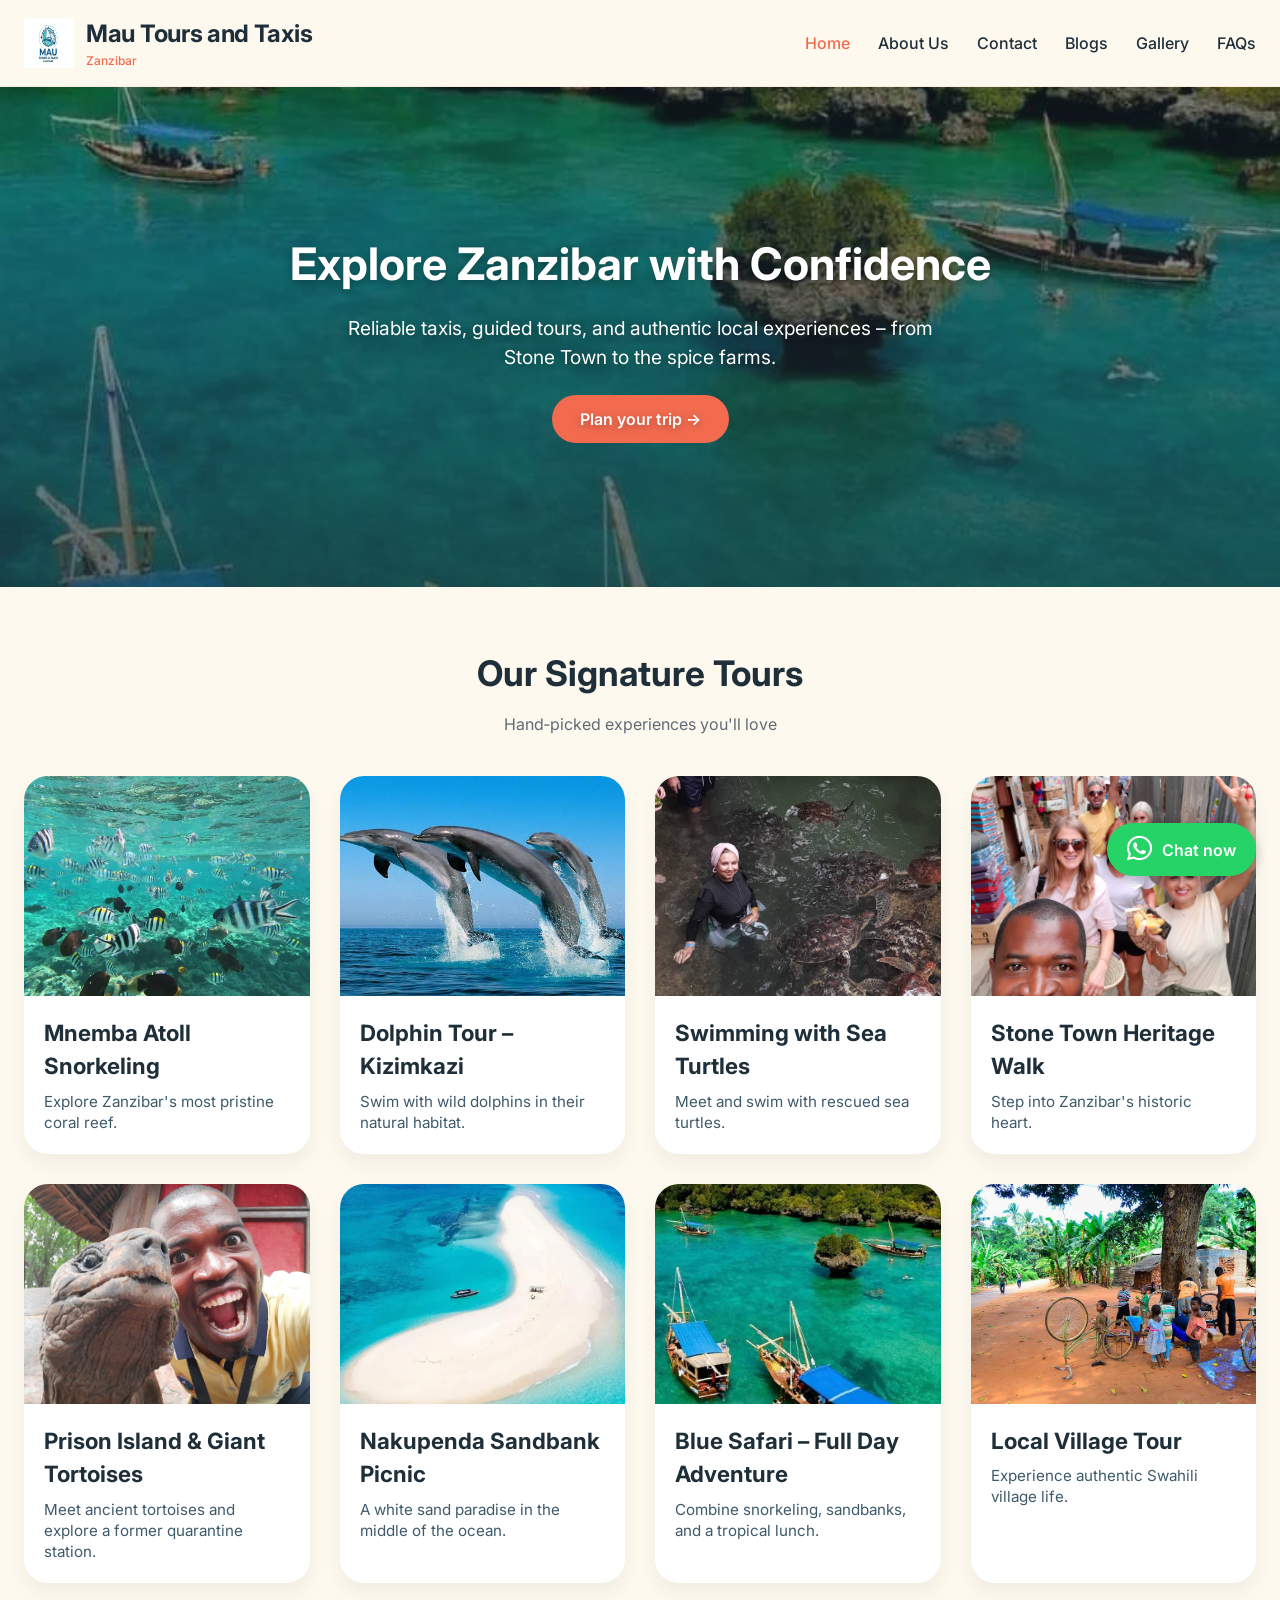
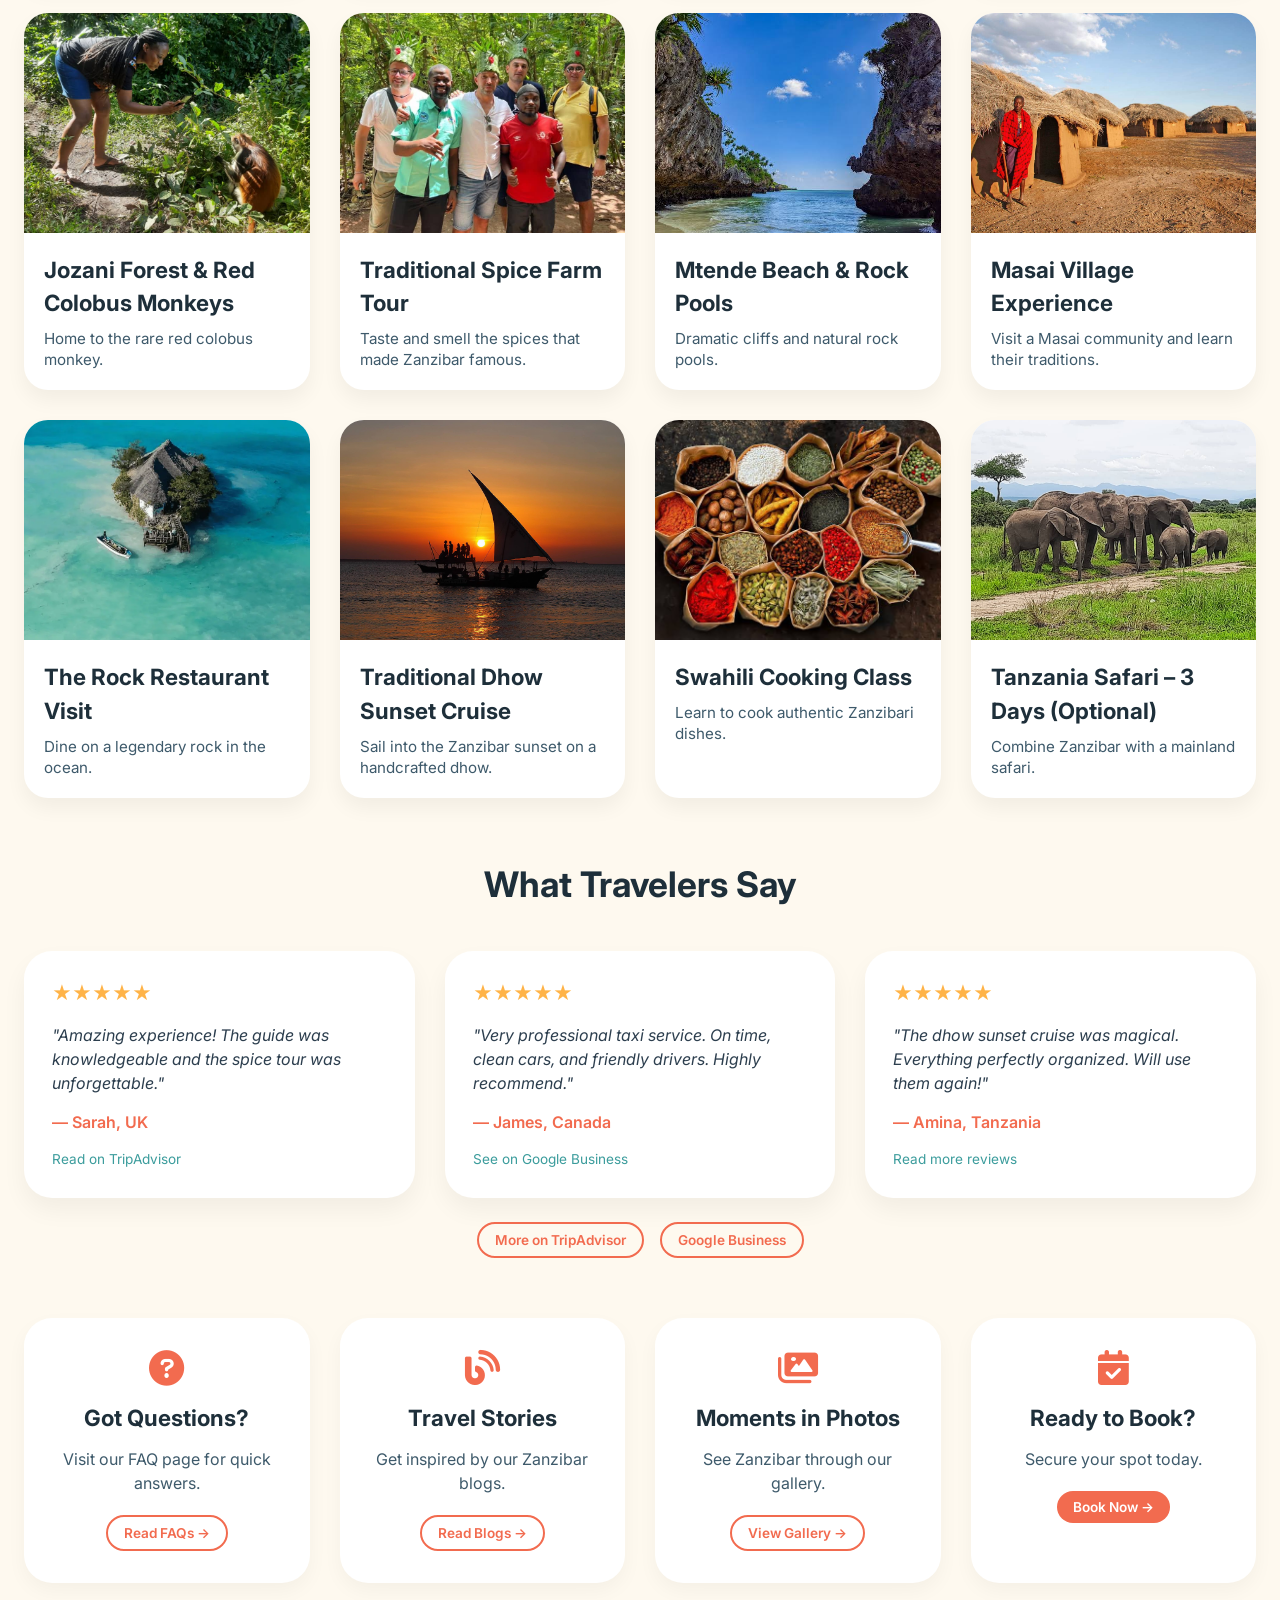
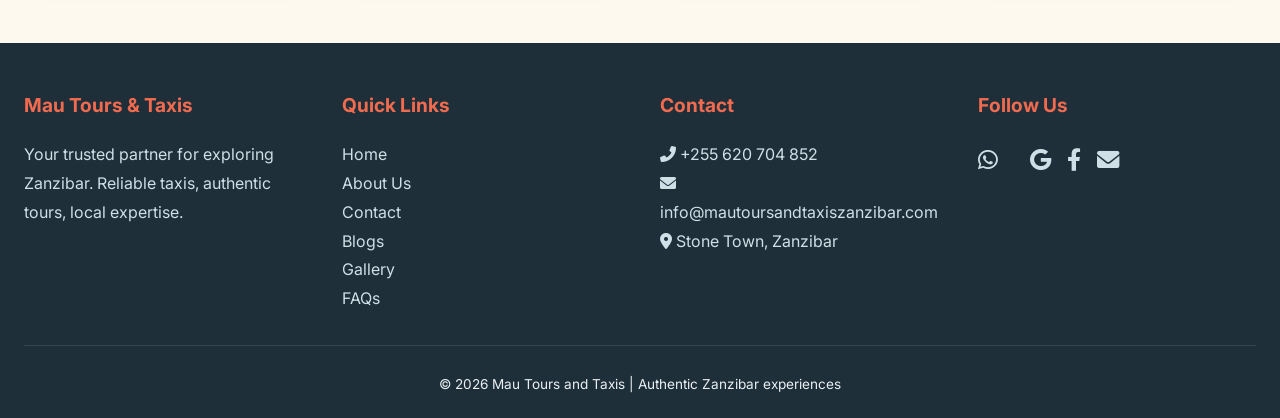
<file: index.html>
<!doctype html>
<html lang="en">
  <head>
    <meta charset="UTF-8" />
    <meta name="viewport" content="width=device-width, initial-scale=1.0" />
    <meta
      name="description"
      content="Mau Tours and Taxis – Your trusted Zanzibar travel partner. Tours, taxis, and authentic island experiences."
    />
    <meta name="keywords" content="Zanzibar tours, taxi service, local guides, Stone Town, spice tour, sunset cruise, best zanzibar tour guide, Zanzibar best tour guide" />
    <meta name="twitter:card" content="summary_large_image" />
    <meta name="twitter:title" content="Mau Tours and Taxis | Zanzibar" />
    <meta name="twitter:description" content="Your trusted Zanzibar travel partner. Tours, taxis, and authentic island experiences." />
    <meta name="twitter:image" content="./images/turtles/img1.jpg" />
    <title>Mau Tours and Taxis | Zanzibar</title>
    <!-- Fonts & Icons -->
    <link rel="icon" href="./logo.png" sizes="96x96" type="image/png">
    <!-- link canonical tag -->
    <link rel="canonical" href="https://www.mautoursandtaxiszanzibar.com" />
    <link
      href="https://fonts.googleapis.com/css2?family=Inter:opsz,wght@14..32,300;400;500;600;700&display=swap"
      rel="stylesheet"
    />
    <link
      rel="stylesheet"
      href="https://cdnjs.cloudflare.com/ajax/libs/font-awesome/6.0.0-beta3/css/all.min.css"
    />
    <!-- Custom Styles -->
    <link rel="stylesheet" href="styles/index.css" />
    <link rel="stylesheet" href="styles/tours.css" />
  </head>
  <body>
    <!-- Header -->
    <header>
      <div class="container nav-flex">
        <a href="index.html" class="logo-link">
          <div class="logo-area">
          <img
            src="logo.png"
            alt="Mau Tours and Taxis Logo"
            class="logo-img"
          />
          <div class="logo-text">
            <h1 class="typewriter-title"></h1>
            <span>Zanzibar</span>
          </div>
        </div>
        </a>
        <div class="menu-toggle" id="mobileToggle">
          <i class="fas fa-bars"></i>
        </div>
        <ul class="nav-links" id="navMenu">
          <li><a href="index.html" class="active">Home</a></li>
          <li><a href="about.html">About Us</a></li>
          <li><a href="contact.html">Contact</a></li>
          <li><a href="blogs.html">Blogs</a></li>
          <li><a href="gallery.html">Gallery</a></li>
          <li><a href="faqs.html">FAQs</a></li>
        </ul>
      </div>
    </header>

    <!-- Hero Section (text over image) -->
    <section class="hero">
      <div class="hero-overlay">
        <div class="hero-content container">
          <h2>Explore Zanzibar with Confidence</h2>
          <p>
            Reliable taxis, guided tours, and authentic local experiences – from
            Stone Town to the spice farms.
          </p>
          <a href="contact.html" class="btn-primary">Plan your trip →</a>
        </div>
      </div>
    </section>

    <!-- Tours Section (dynamic from tours.js) -->
    <div class="container">
      <h2 class="section-title">Our Signature Tours</h2>
      <p class="section-sub">Hand‑picked experiences you'll love</p>
      <div id="tours-container" class="tours-grid"></div>
    </div>

    <!-- Reviews Carousel (simple) -->
    <div class="reviews-section container">
      <h2 class="section-title">What Travelers Say</h2>
      <div class="reviews-carousel">
        <div class="review-card">
          <div class="review-stars">★★★★★</div>
          <p class="review-text">
            "Amazing experience! The guide was knowledgeable and the spice tour
            was unforgettable."
          </p>
          <p class="review-author">— Sarah, UK</p>
          <div class="review-links">
            <a href="https://www.tripadvisor.com/" target="_blank"
              >Read on TripAdvisor</a
            >
          </div>
        </div>
        <div class="review-card">
          <div class="review-stars">★★★★★</div>
          <p class="review-text">
            "Very professional taxi service. On time, clean cars, and friendly
            drivers. Highly recommend."
          </p>
          <p class="review-author">— James, Canada</p>
          <div class="review-links">
            <a href="https://www.google.com/business" target="_blank"
              >See on Google Business</a
            >
          </div>
        </div>
        <div class="review-card">
          <div class="review-stars">★★★★★</div>
          <p class="review-text">
            "The dhow sunset cruise was magical. Everything perfectly organized.
            Will use them again!"
          </p>
          <p class="review-author">— Amina, Tanzania</p>
          <div class="review-links">
            <a href="https://www.tripadvisor.com/" target="_blank"
              >Read more reviews</a
            >
          </div>
        </div>
      </div>
      <div class="reviews-footer">
        <a
          href="https://www.tripadvisor.com/Attraction_Review-g482884-d23481602-Reviews-Bohora_Tours-Zanzibar_Island_Zanzibar_Archipelago.html"
          target="_blank"
          class="btn-outline small"
          >More on TripAdvisor</a
        >
        <a
          href="https://www.google.com/business"
          target="_blank"
          class="btn-outline small"
          >Google Business</a
        >
      </div>
    </div>

    <!-- Invite sections -->
    <div class="container invite-grid">
      <div class="invite-card">
        <i class="fas fa-question-circle"></i>
        <h3>Got Questions?</h3>
        <p>Visit our FAQ page for quick answers.</p>
        <a href="faqs.html" class="btn-outline small">Read FAQs →</a>
      </div>
      <div class="invite-card">
        <i class="fas fa-blog"></i>
        <h3>Travel Stories</h3>
        <p>Get inspired by our Zanzibar blogs.</p>
        <a href="blogs.html" class="btn-outline small">Read Blogs →</a>
      </div>
      <div class="invite-card">
        <i class="fas fa-images"></i>
        <h3>Moments in Photos</h3>
        <p>See Zanzibar through our gallery.</p>
        <a href="gallery.html" class="btn-outline small">View Gallery →</a>
      </div>
      <div class="invite-card">
        <i class="fas fa-calendar-check"></i>
        <h3>Ready to Book?</h3>
        <p>Secure your spot today.</p>
        <a href="contact.html" class="btn-primary small">Book Now →</a>
      </div>
    </div>

    <!-- Footer -->
    <footer>
      <div class="container">
        <div class="footer-grid">
          <div class="footer-col">
            <h4>Mau Tours & Taxis</h4>
            <p>
              Your trusted partner for exploring Zanzibar. Reliable taxis,
              authentic tours, local expertise.
            </p>
          </div>
          <div class="footer-col">
            <h4>Quick Links</h4>
            <a href="index.html">Home</a>
            <a href="about.html">About Us</a>
            <a href="contact.html">Contact</a>
            <a href="blogs.html">Blogs</a>
            <a href="gallery.html">Gallery</a>
            <a href="faqs.html">FAQs</a>
          </div>
          <div class="footer-col">
            <h4>Contact</h4>
            <p><i class="fas fa-phone-alt"></i> +255 620 704 852</p>
            <p><i class="fas fa-envelope"></i> info@mautoursandtaxiszanzibar.com</p>
            <p><i class="fas fa-map-marker-alt"></i> Stone Town, Zanzibar</p>
          </div>
          <div class="footer-col">
            <h4>Follow Us</h4>
            <div class="social-icons">
              <a href="https://wa.me/255620704852?text=Hello%20Mau%20Tours!%20I%20have%20a%20question%20about%20Zanzibar." target="_blank"><i class="fab fa-whatsapp"></i></a>
              <a
                href="https://www.tripadvisor.com/Attraction_Review-g482884-d23481602-Reviews-Bohora_Tours-Zanzibar_Island_Zanzibar_Archipelago.html"
                target="_blank"
                ><i class="fab fa-tripadvisor"></i
              ></a>
              <a href="https://www.google.com" target="_blank"><i class="fab fa-google"></i></a>
              <a href="https://web.facebook.com/people/bohora_tours_zanzibar/100075915383813/?_rdc=1&_rdr#" target="_blank"><i class="fab fa-facebook-f"></i></a>
              <a href="mailto:info@mautoursandtaxiszanzibar.com" target="_blank"><i class="fas fa-envelope"></i></a>
            </div>
          </div>
        </div>
        <div class="copyright">
          <p>© 2026 Mau Tours and Taxis | Authentic Zanzibar experiences</p>
        </div>
      </div>
    </footer>

    <!-- Floating WhatsApp Button -->
    <a
      href="https://wa.me/255620704852?text=Hello%20Mau%20Tours!%20I%27d%20like%20to%20know%20more%20about%20your%20tours."
      class="whatsapp-float"
      target="_blank"
      rel="noopener noreferrer"
    >
      <i class="fab fa-whatsapp"></i>
      <span class="whatsapp-text">Chat now</span>
    </a>

    <!-- Scripts -->
    <script src="scripts/tours.js"></script>
    <script>
      // Typewriter effect for "Mau Tours and Taxis"
      const typewriterElement = document.querySelector(".typewriter-title");
      const text = "Mau Tours and Taxis";
      let i = 0;
      function typeWriter() {
        if (i < text.length) {
          typewriterElement.innerHTML += text.charAt(i);
          i++;
          setTimeout(typeWriter, 100);
        }
      }
      typeWriter();

      // Mobile menu toggle
      const toggleBtn = document.getElementById("mobileToggle");
      const navMenu = document.getElementById("navMenu");
      toggleBtn.addEventListener("click", () =>
        navMenu.classList.toggle("active"),
      );

      // Render tours when DOM ready
      document.addEventListener("DOMContentLoaded", () => {
        if (window.ToursModule) {
          window.ToursModule.renderTours("tours-container");
        }
      });
    </script>
  </body>
</html>
</file>
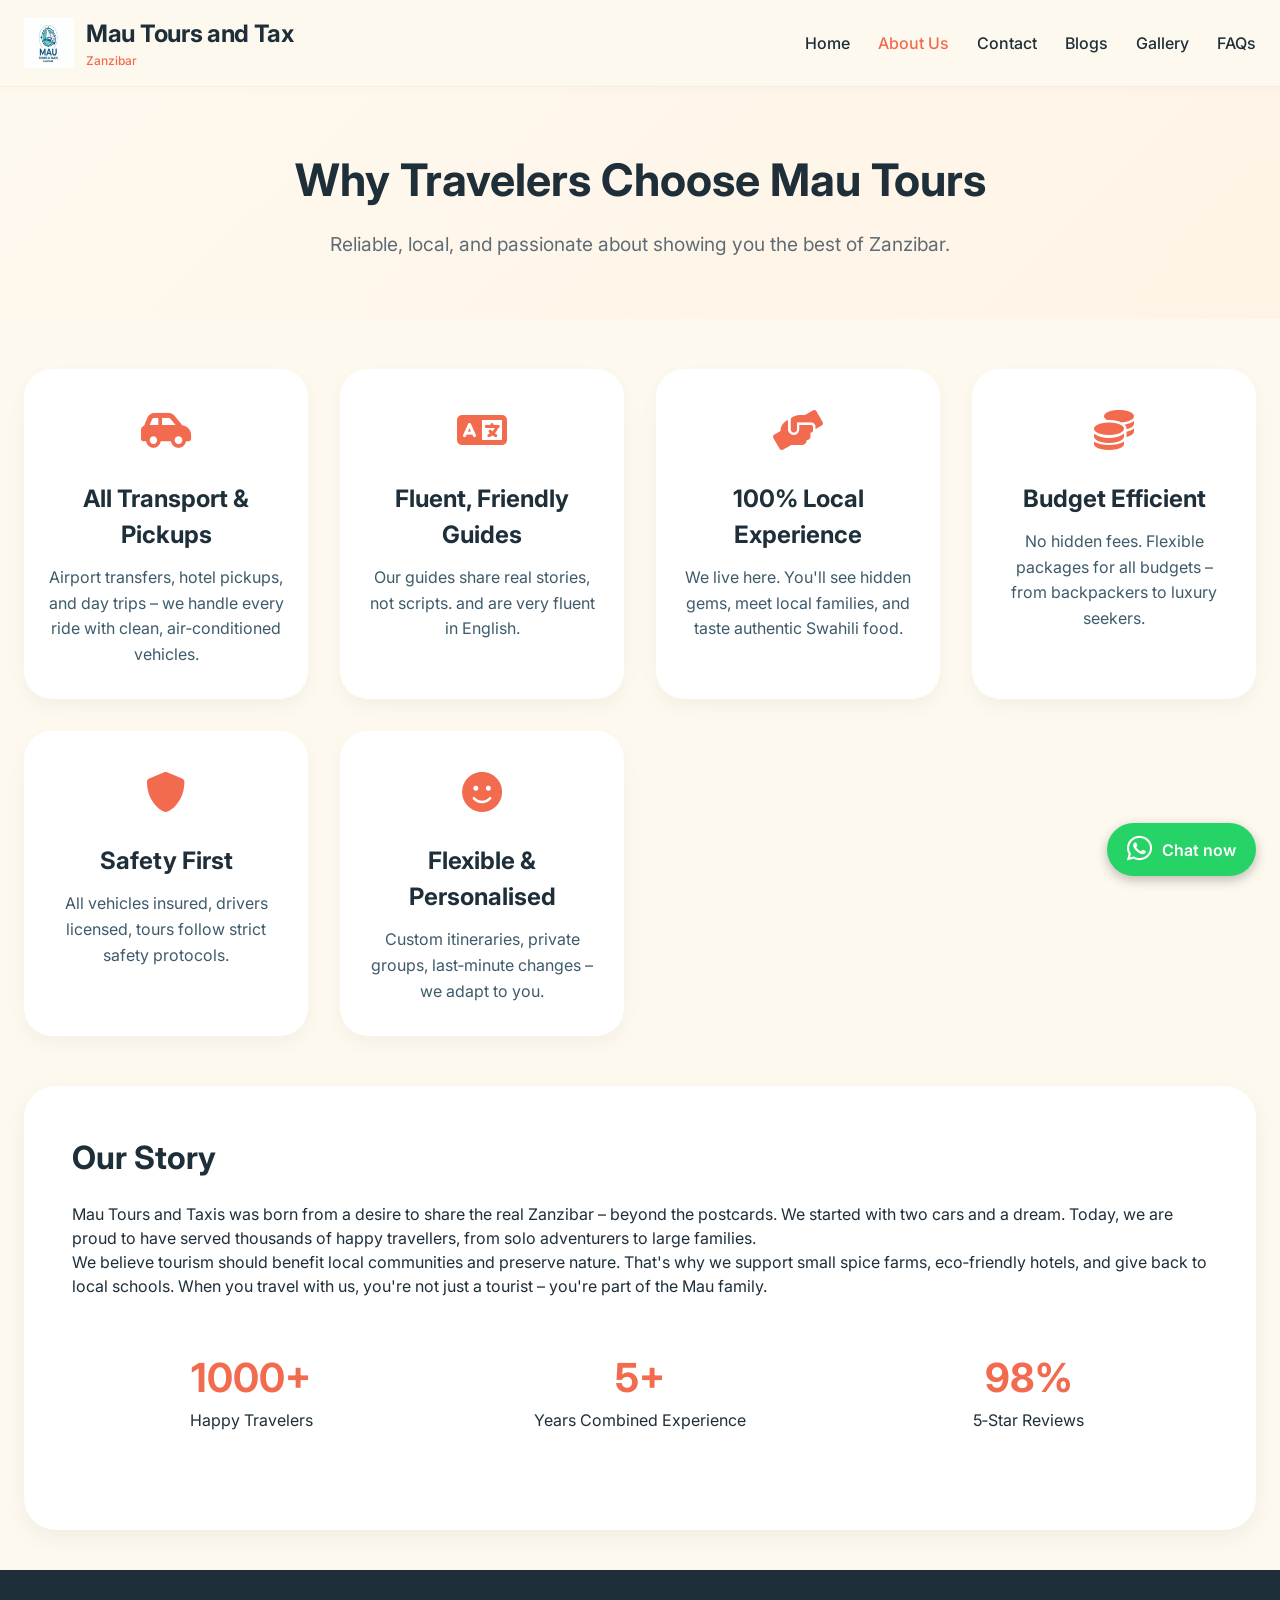
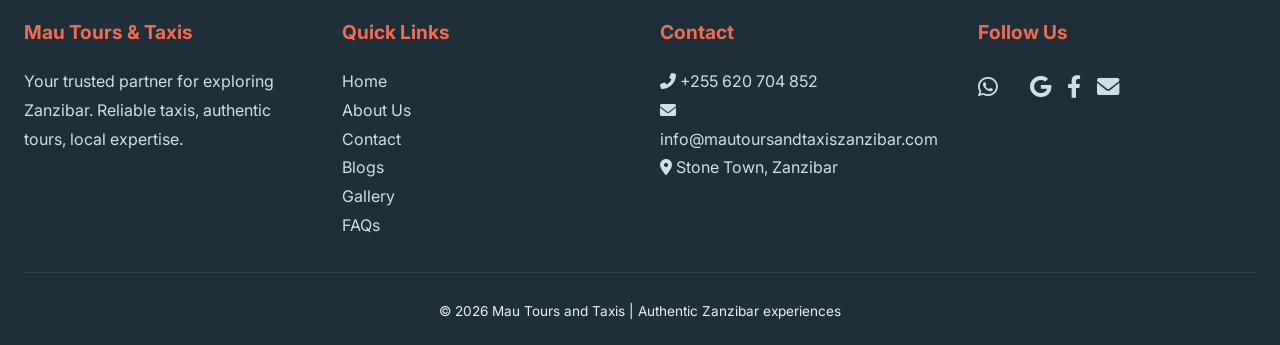
<file: about.html>
<!doctype html>
<html lang="en">
  <head>
    <meta charset="UTF-8" />
    <meta name="viewport" content="width=device-width, initial-scale=1.0" />
    <meta
      name="description"
      content="Mau Tours and Taxis – Your trusted Zanzibar travel partner. Tours, taxis, and authentic island experiences."
    />
    <meta name="keywords" content="Zanzibar tours, taxi service, local guides, Stone Town, spice tour, sunset cruise, best zanzibar tour guide, Zanzibar best tour guide" />
    <meta name="twitter:card" content="summary_large_image" />
    <meta name="twitter:title" content="Mau Tours and Taxis | Zanzibar" />
    <meta name="twitter:description" content="Your trusted Zanzibar travel partner. Tours, taxis, and authentic island experiences." />
    <meta name="twitter:image" content="./images/turtles/img1.jpg" />
    <title>Mau Tours and Taxis | About Us</title>
    <link rel="icon" href="./logo.png" sizes="96x96" type="image/png" />
    <link
      rel="canonical"
      href="https://www.mautoursandtaxiszanzibar.com/about.html"
    />
    <link
      href="https://fonts.googleapis.com/css2?family=Inter:opsz,wght@14..32,300;400;500;600;700&display=swap"
      rel="stylesheet"
    />
    <link
      rel="stylesheet"
      href="https://cdnjs.cloudflare.com/ajax/libs/font-awesome/6.0.0-beta3/css/all.min.css"
    />

    <link rel="stylesheet" href="styles/about.css" />
    <link rel="stylesheet" href="styles/index.css" />
  </head>
  <body>
    <header>
      <div class="container nav-flex">
        <a href="index.html" class="logo-link">
          <div class="logo-area">
            <img
              src="logo.png"
              alt="Mau Tours and Taxis Logo"
              class="logo-img"
            />
            <div class="logo-text">
              <h1 class="typewriter-title"></h1>
              <span>Zanzibar</span>
            </div>
          </div>
        </a>
        <div class="menu-toggle" id="mobileToggle">
          <i class="fas fa-bars"></i>
        </div>
        <ul class="nav-links" id="navMenu">
          <li><a href="index.html">Home</a></li>
          <li><a href="about.html" class="active">About Us</a></li>
          <li><a href="contact.html">Contact</a></li>
          <li><a href="blogs.html">Blogs</a></li>
          <li><a href="gallery.html">Gallery</a></li>
          <li><a href="faqs.html">FAQs</a></li>
        </ul>
      </div>
    </header>

    <main>
      <div class="about-hero">
        <div class="container">
          <h1>Why Travelers Choose Mau Tours</h1>
          <p>
            Reliable, local, and passionate about showing you the best of
            Zanzibar.
          </p>
        </div>
      </div>

      <div class="container">
        <div class="reasons-grid">
          <div class="reason-card">
            <div class="reason-icon"><i class="fas fa-car-side"></i></div>
            <h3>All Transport & Pickups</h3>
            <p>
              Airport transfers, hotel pickups, and day trips – we handle every
              ride with clean, air‑conditioned vehicles.
            </p>
          </div>
          <div class="reason-card">
            <div class="reason-icon"><i class="fas fa-language"></i></div>
            <h3>Fluent, Friendly Guides</h3>
            <p>
              Our guides share real stories, not scripts. and are very fluent in
              English.
            </p>
          </div>
          <div class="reason-card">
            <div class="reason-icon"><i class="fas fa-hands-helping"></i></div>
            <h3>100% Local Experience</h3>
            <p>
              We live here. You'll see hidden gems, meet local families, and
              taste authentic Swahili food.
            </p>
          </div>
          <div class="reason-card">
            <div class="reason-icon"><i class="fas fa-coins"></i></div>
            <h3>Budget Efficient</h3>
            <p>
              No hidden fees. Flexible packages for all budgets – from
              backpackers to luxury seekers.
            </p>
          </div>
          <div class="reason-card">
            <div class="reason-icon"><i class="fas fa-shield-alt"></i></div>
            <h3>Safety First</h3>
            <p>
              All vehicles insured, drivers licensed, tours follow strict safety
              protocols.
            </p>
          </div>
          <div class="reason-card">
            <div class="reason-icon"><i class="fas fa-smile"></i></div>
            <h3>Flexible & Personalised</h3>
            <p>
              Custom itineraries, private groups, last‑minute changes – we adapt
              to you.
            </p>
          </div>
        </div>

        <div class="story-section">
          <h2>Our Story</h2>
          <p>
            Mau Tours and Taxis was born from a desire to share the real
            Zanzibar – beyond the postcards. We started with two cars and a
            dream. Today, we are proud to have served thousands of happy
            travellers, from solo adventurers to large families.
          </p>
          <p>
            We believe tourism should benefit local communities and preserve
            nature. That's why we support small spice farms, eco‑friendly
            hotels, and give back to local schools. When you travel with us,
            you're not just a tourist – you're part of the Mau family.
          </p>
          <div class="stats-grid">
            <div class="stat">
              <div class="stat-number">1000+</div>
              <div>Happy Travelers</div>
            </div>
            <div class="stat">
              <div class="stat-number">5+</div>
              <div>Years Combined Experience</div>
            </div>
            <div class="stat">
              <div class="stat-number">98%</div>
              <div>5‑Star Reviews</div>
            </div>
          </div>
        </div>
      </div>
    </main>

    <footer>
      <div class="container">
        <div class="footer-grid">
          <div class="footer-col">
            <h4>Mau Tours & Taxis</h4>
            <p>
              Your trusted partner for exploring Zanzibar. Reliable taxis,
              authentic tours, local expertise.
            </p>
          </div>
          <div class="footer-col">
            <h4>Quick Links</h4>
            <a href="index.html">Home</a><a href="about.html">About Us</a
            ><a href="contact.html">Contact</a><a href="blogs.html">Blogs</a
            ><a href="gallery.html">Gallery</a><a href="faqs.html">FAQs</a>
          </div>
          <div class="footer-col">
            <h4>Contact</h4>
            <p><i class="fas fa-phone-alt"></i> +255 620 704 852</p>
            <p><i class="fas fa-envelope"></i> info@mautoursandtaxiszanzibar.com</p>
            <p><i class="fas fa-map-marker-alt"></i> Stone Town, Zanzibar</p>
          </div>
          <div class="footer-col">
            <h4>Follow Us</h4>
            <div class="social-icons">
              <a
                href="https://wa.me/255620704852?text=Hello%20Mau%20Tours!%20I%20have%20a%20question%20about%20Zanzibar."
                ><i class="fab fa-whatsapp"></i></a
              ><a
                href="https://www.tripadvisor.com/Attraction_Review-g482884-d23481602-Reviews-Bohora_Tours-Zanzibar_Island_Zanzibar_Archipelago.html"
                target="_blank"
                ><i class="fab fa-tripadvisor"></i></a
              ><a href="https://www.google.com" target="_blank"
                ><i class="fab fa-google"></i></a
              ><a
                href="https://web.facebook.com/people/bohora_tours_zanzibar/100075915383813/?_rdc=1&_rdr#"
                target="_blank"
                ><i class="fab fa-facebook-f"></i></a
              ><a href="mailto:info@mautoursandtaxiszanzibar.com" target="_blank"
                ><i class="fas fa-envelope"></i
              ></a>
            </div>
          </div>
        </div>
        <div class="copyright">
          <p>© 2026 Mau Tours and Taxis | Authentic Zanzibar experiences</p>
        </div>
      </div>
    </footer>

    <!-- Floating WhatsApp -->
    <a
      href="https://wa.me/255620704852?text=Hello%20Mau%20Tours!%20I%20have%20a%20question%20about%20your%20services."
      class="whatsapp-float"
      target="_blank"
      rel="noopener noreferrer"
      ><i class="fab fa-whatsapp"></i
      ><span class="whatsapp-text">Chat now</span></a
    >

    <script>
      // Typewriter
      const typewriterElement = document.querySelector(".typewriter-title");
      const text = "Mau Tours and Taxis";
      let i = 0;
      function typeWriter() {
        if (i < text.length) {
          typewriterElement.innerHTML += text.charAt(i);
          i++;
          setTimeout(typeWriter, 100);
        }
      }
      typeWriter();
      // Mobile menu
      const toggleBtn = document.getElementById("mobileToggle");
      const navMenu = document.getElementById("navMenu");
      toggleBtn.addEventListener("click", () =>
        navMenu.classList.toggle("active"),
      );
    </script>
  </body>
</html>
</file>
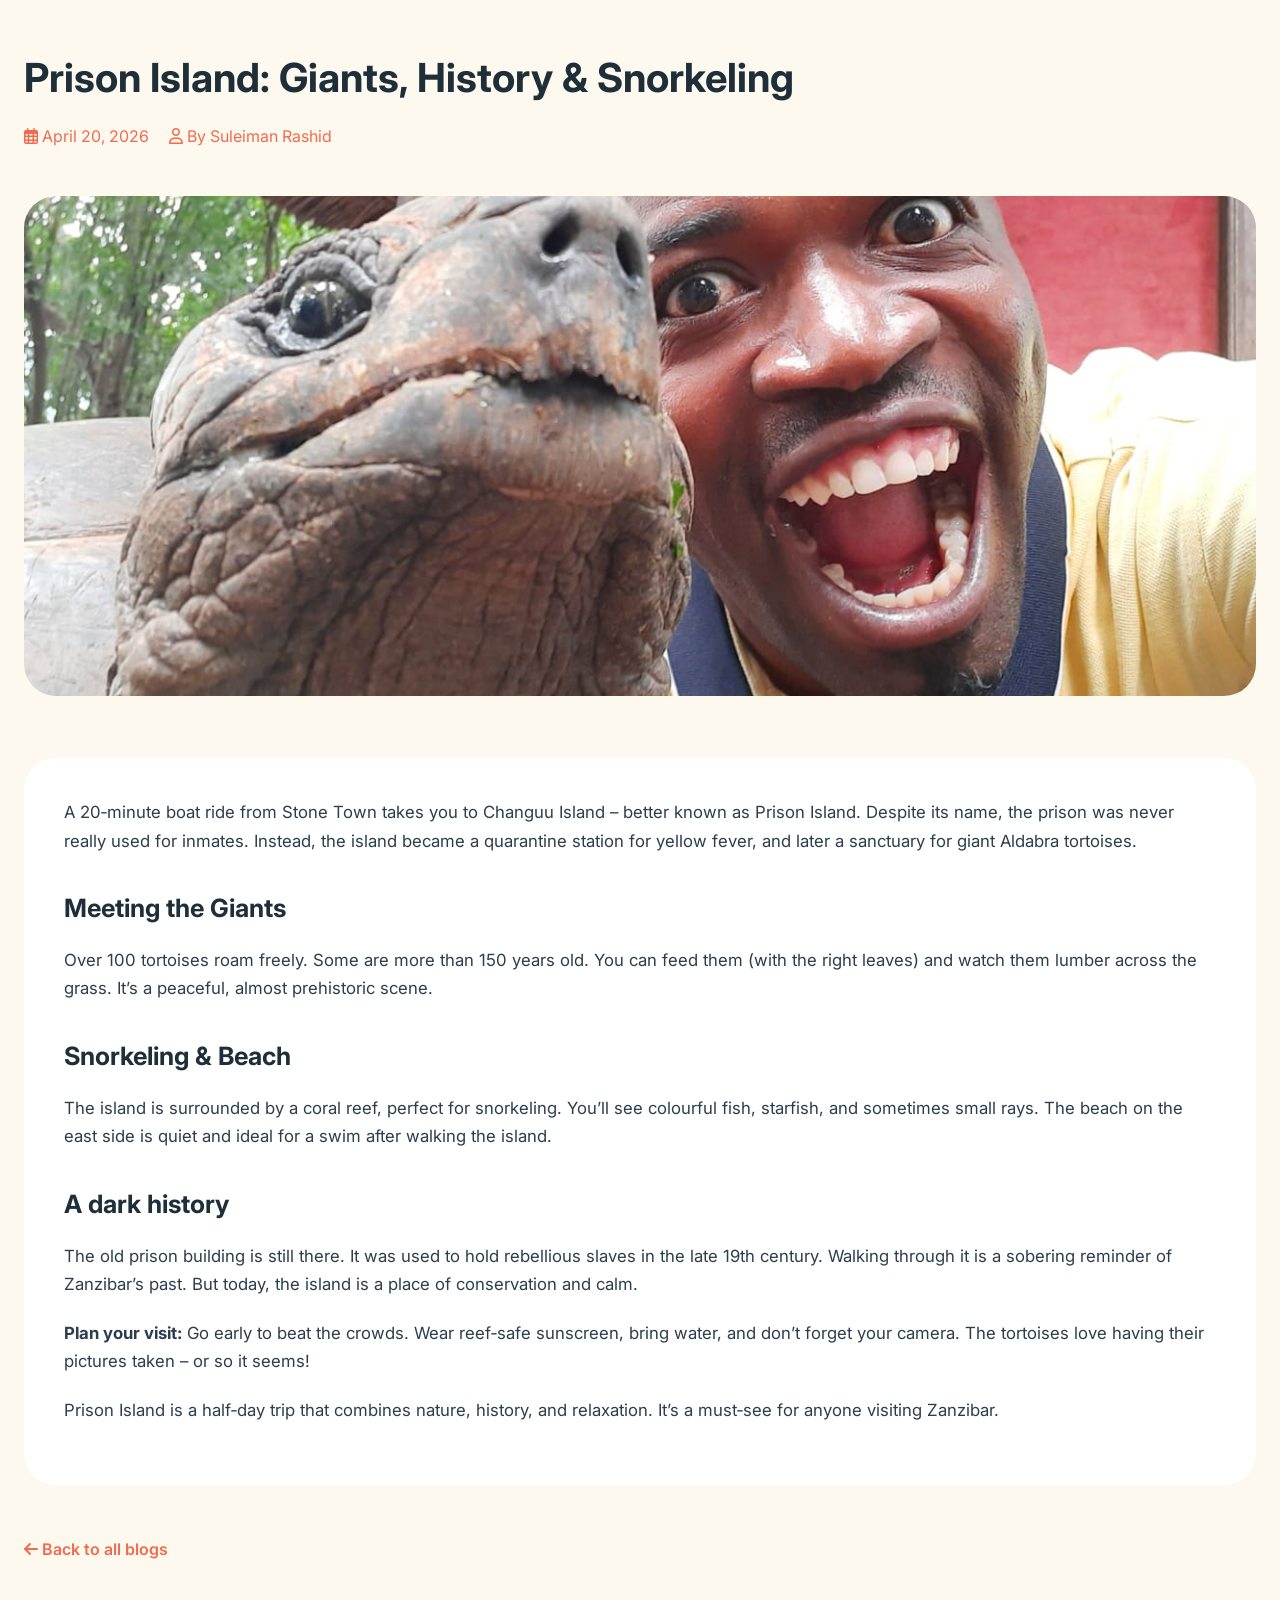
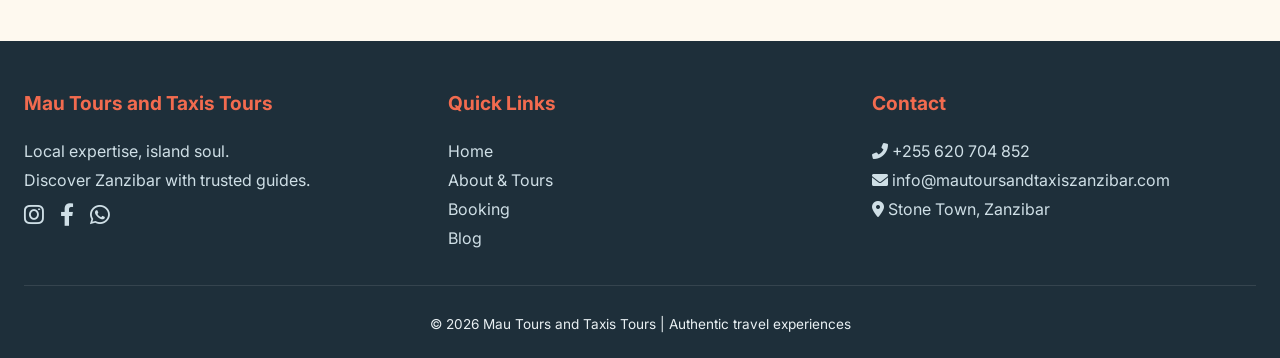
<file: article-prison-island.html>
<!doctype html>
<html lang="en">
  <head>
    <meta charset="UTF-8" />
    <meta name="viewport" content="width=device-width, initial-scale=1.0" />
    <meta
      name="description"
      content="Mau Tours and Taxis – Your trusted Zanzibar travel partner. Tours, taxis, and authentic island experiences."
    />
    <meta name="keywords" content="Zanzibar tours, taxi service, local guides, Stone Town, spice tour, sunset cruise, best zanzibar tour guide, Zanzibar best tour guide" />
    <meta name="twitter:card" content="summary_large_image" />
    <meta name="twitter:title" content="Mau Tours and Taxis | Zanzibar" />
    <meta name="twitter:description" content="Your trusted Zanzibar travel partner. Tours, taxis, and authentic island experiences." />
    <meta name="twitter:image" content="./images/turtles/img1.jpg" />
    <title>10 Secrets of Stone Town | Mau Tours and Taxis</title>
    <link rel="icon" href="./logo.png" sizes="96x96" type="image/png" />
    <link rel="canonical" href="https://www.mautoursandtaxiszanzibar.com/article-prison-island.html" />
    <link
      href="https://fonts.googleapis.com/css2?family=Inter:opsz,wght@300;400;500;600;700&display=swap"
      rel="stylesheet"
    />
    <link
      rel="stylesheet"
      href="https://cdnjs.cloudflare.com/ajax/libs/font-awesome/6.0.0-beta3/css/all.min.css"
    />
    <style>
      /* same CSS as blog listing – copy exactly from above */
      * {
        margin: 0;
        padding: 0;
        box-sizing: border-box;
      }
      body {
        font-family: "Inter", sans-serif;
        background-color: #fef9ef;
        color: #1e2f3a;
        line-height: 1.5;
      }
      .container {
        max-width: 1280px;
        margin: 0 auto;
        padding: 0 24px;
      }
      .btn-primary {
        display: inline-block;
        background-color: #f26b4f;
        color: white;
        font-weight: 600;
        padding: 12px 28px;
        border-radius: 50px;
        text-decoration: none;
        transition: 0.3s;
      }
      .btn-primary:hover {
        background-color: #e05538;
        transform: translateY(-2px);
      }
      header {
        background-color: #fef9ef;
        padding: 16px 0;
        position: sticky;
        top: 0;
        z-index: 100;
        border-bottom: 1px solid rgba(242, 107, 79, 0.1);
      }
      .nav-flex {
        display: flex;
        justify-content: space-between;
        align-items: center;
        flex-wrap: wrap;
      }
      .logo-area {
        display: flex;
        align-items: center;
        gap: 12px;
      }
      .logo-icon {
        background-color: #f26b4f;
        width: 44px;
        height: 44px;
        border-radius: 50%;
        display: flex;
        align-items: center;
        justify-content: center;
        font-size: 1.7rem;
        color: white;
      }
      .logo-text h1 {
        font-size: 1.7rem;
        font-weight: 700;
        color: #1e2f3a;
      }
      .logo-text span {
        font-size: 0.7rem;
        color: #f26b4f;
        font-weight: 500;
      }
      .nav-links {
        display: flex;
        gap: 32px;
        list-style: none;
      }
      .nav-links a {
        text-decoration: none;
        font-weight: 500;
        color: #1e2f3a;
        transition: 0.2s;
      }
      .nav-links a:hover {
        color: #f26b4f;
      }
      .menu-toggle {
        display: none;
        font-size: 1.8rem;
        cursor: pointer;
        color: #1e2f3a;
      }
      .article-header {
        margin: 48px 0 24px;
      }
      .article-header h1 {
        font-size: 2.5rem;
        margin-bottom: 16px;
      }
      .article-meta {
        color: #f26b4f;
        margin-bottom: 24px;
        display: flex;
        gap: 20px;
      }
      .featured-img {
        width: 100%;
        max-height: 500px;
        object-fit: cover;
        border-radius: 32px;
        margin: 24px 0;
      }
      .article-content {
        background: white;
        border-radius: 32px;
        padding: 40px;
        margin: 32px 0;
        line-height: 1.7;
        font-size: 1.05rem;
      }
      .article-content h2 {
        margin: 32px 0 16px;
        color: #1e2f3a;
      }
      .article-content p {
        margin-bottom: 20px;
        color: #2c3e4e;
      }
      .back-link {
        display: inline-block;
        margin: 20px 0 40px;
        color: #f26b4f;
        font-weight: 600;
        text-decoration: none;
      }
      footer {
        background-color: #1e2f3a;
        color: #e9f0f3;
        padding: 48px 0 24px;
        margin-top: 40px;
      }
      .footer-grid {
        display: grid;
        grid-template-columns: repeat(auto-fit, minmax(220px, 1fr));
        gap: 40px;
        margin-bottom: 32px;
      }
      .footer-col h4 {
        font-size: 1.2rem;
        margin-bottom: 20px;
        color: #f26b4f;
      }
      .footer-col p,
      .footer-col a {
        color: #cfdfe6;
        text-decoration: none;
        line-height: 1.8;
        display: block;
      }
      .footer-col a:hover {
        color: #f26b4f;
      }
      .social-icons a {
        display: inline-block;
        margin-right: 16px;
        font-size: 1.4rem;
        color: #cfdfe6;
      }
      .copyright {
        text-align: center;
        padding-top: 28px;
        border-top: 1px solid rgba(255, 255, 255, 0.1);
        font-size: 0.85rem;
      }
      @media (max-width: 768px) {
        .menu-toggle {
          display: block;
        }
        .nav-links {
          display: none;
          width: 100%;
          flex-direction: column;
          background: #fef9ef;
          padding: 20px 0;
          gap: 20px;
          text-align: center;
        }
        .nav-links.active {
          display: flex;
        }
        .article-content {
          padding: 24px;
        }
        .article-header h1 {
          font-size: 1.8rem;
        }
      }
    </style>
  </head>
  <body>
    <main class="container">
      <div class="article-header">
        <h1>Prison Island: Giants, History & Snorkeling</h1>
        <div class="article-meta">
          <span><i class="far fa-calendar-alt"></i> April 20, 2026</span
          ><span><i class="far fa-user"></i> By Suleiman Rashid</span>
        </div>
      </div>
      <img
        class="featured-img"
        src="./images/tours/prison-island/img1.jpg"
        alt="Giant tortoise Prison Island"
      />
      <div class="article-content">
        <p>
          A 20‑minute boat ride from Stone Town takes you to Changuu Island –
          better known as Prison Island. Despite its name, the prison was never
          really used for inmates. Instead, the island became a quarantine
          station for yellow fever, and later a sanctuary for giant Aldabra
          tortoises.
        </p>
        <h2>Meeting the Giants</h2>
        <p>
          Over 100 tortoises roam freely. Some are more than 150 years old. You
          can feed them (with the right leaves) and watch them lumber across the
          grass. It’s a peaceful, almost prehistoric scene.
        </p>
        <h2>Snorkeling & Beach</h2>
        <p>
          The island is surrounded by a coral reef, perfect for snorkeling.
          You’ll see colourful fish, starfish, and sometimes small rays. The
          beach on the east side is quiet and ideal for a swim after walking the
          island.
        </p>
        <h2>A dark history</h2>
        <p>
          The old prison building is still there. It was used to hold rebellious
          slaves in the late 19th century. Walking through it is a sobering
          reminder of Zanzibar’s past. But today, the island is a place of
          conservation and calm.
        </p>
        <p>
          <strong>Plan your visit:</strong> Go early to beat the crowds. Wear
          reef‑safe sunscreen, bring water, and don’t forget your camera. The
          tortoises love having their pictures taken – or so it seems!
        </p>
        <p>
          Prison Island is a half‑day trip that combines nature, history, and
          relaxation. It’s a must‑see for anyone visiting Zanzibar.
        </p>
      </div>
      <a href="blog.html" class="back-link"
        ><i class="fas fa-arrow-left"></i> Back to all blogs</a
      >
    </main>

    <footer>
      <div class="container">
        <div class="footer-grid">
          <div class="footer-col">
            <h4>Mau Tours and Taxis Tours</h4>
            <p>
              Local expertise, island soul.<br />Discover Zanzibar with trusted
              guides.
            </p>
            <div class="social-icons">
              <a href="https://www.instagram.com/mautoursandtaxis/"><i class="fab fa-instagram"></i></a
              ><a href="https://web.facebook.com/people/bohora_tours_zanzibar/100075915383813/?_rdc=1&_rdr#"><i class="fab fa-facebook-f"></i></a
              ><a href="https://wa.me/255620704852?text=Hello%20Mau%20Tours!%20I%20have%20a%20question%20about%20your%20tours."><i class="fab fa-whatsapp"></i></a>
            </div>
          </div>
          <div class="footer-col">
            <h4>Quick Links</h4>
            <a href="index.html">Home</a><a href="about.html">About & Tours</a
            ><a href="contact.html">Booking</a><a href="blogs.html">Blog</a>
          </div>
          <div class="footer-col">
            <h4>Contact</h4>
            <p><i class="fas fa-phone-alt"></i> +255 620 704 852</p>
            <p><i class="fas fa-envelope"></i> info@mautoursandtaxiszanzibar.com</p>
            <p><i class="fas fa-map-marker-alt"></i> Stone Town, Zanzibar</p>
          </div>
        </div>
        <div class="copyright">
          <p>© 2026 Mau Tours and Taxis Tours | Authentic travel experiences</p>
        </div>
      </div>
    </footer>
    <script>
      const toggleBtn = document.getElementById("mobileToggle");
      const navMenu = document.getElementById("navMenu");
      toggleBtn.addEventListener("click", () =>
        navMenu.classList.toggle("active"),
      );
    </script>
  </body>
</html>
</file>
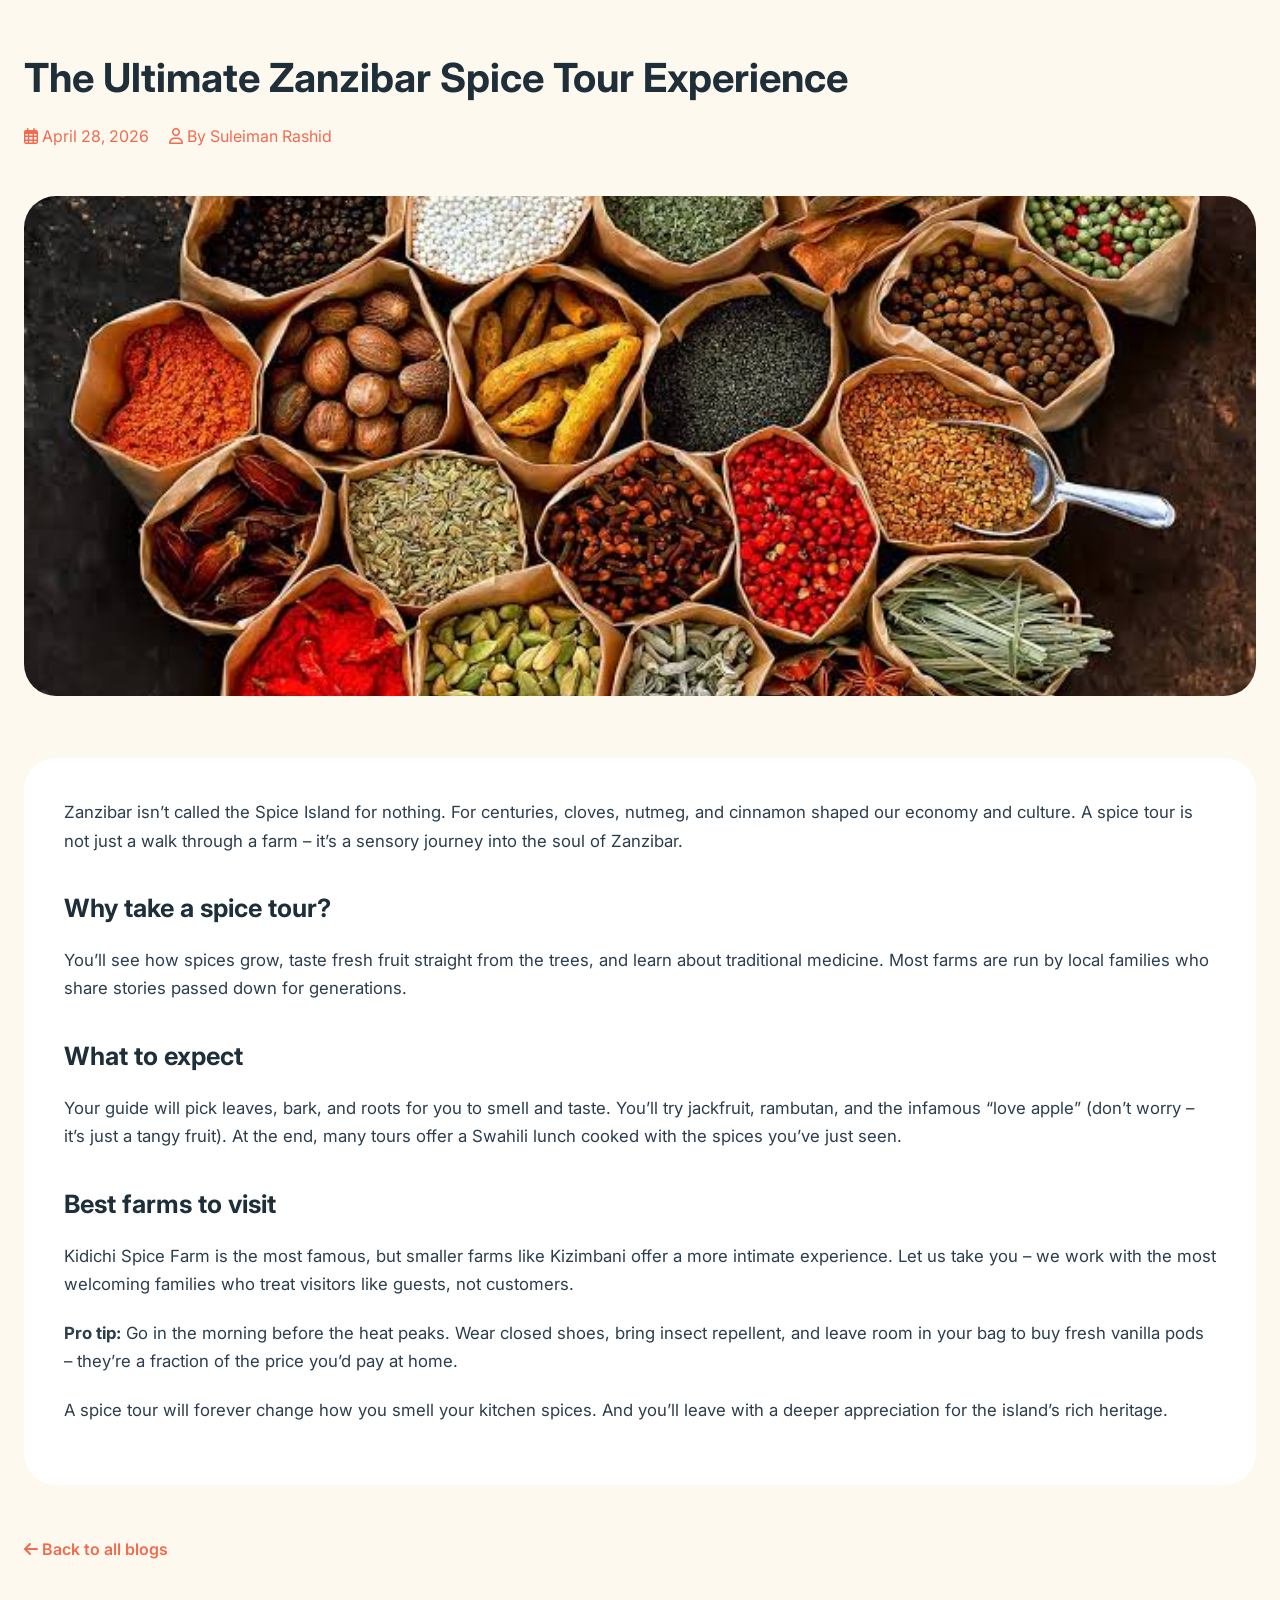
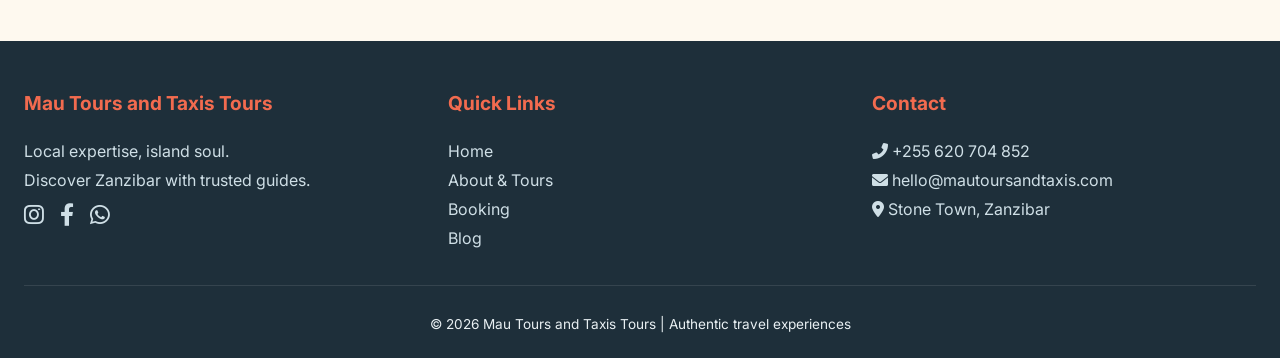
<file: article-spice-tours.html>
<!doctype html>
<html lang="en">
  <head>
    <meta charset="UTF-8" />
    <meta charset="UTF-8" />
    <meta name="viewport" content="width=device-width, initial-scale=1.0" />
    <meta
      name="description"
      content="Mau Tours and Taxis – Your trusted Zanzibar travel partner. Tours, taxis, and authentic island experiences."
    />
    <meta name="keywords" content="Zanzibar tours, taxi service, local guides, Stone Town, spice tour, sunset cruise, best zanzibar tour guide, Zanzibar best tour guide" />
    <meta name="twitter:card" content="summary_large_image" />
    <meta name="twitter:title" content="Mau Tours and Taxis | Zanzibar" />
    <meta name="twitter:description" content="Your trusted Zanzibar travel partner. Tours, taxis, and authentic island experiences." />
    <meta name="twitter:image" content="./images/turtles/img1.jpg" />
    <title>10 Secrets of Stone Town | Mau Tours and Taxis</title>
    <link rel="icon" href="./logo.png" sizes="96x96" type="image/png" />
    <link rel="canonical" href="https://www.mautoursandtaxiszanzibar.com/article-spice-tours.html" />
    <link
      href="https://fonts.googleapis.com/css2?family=Inter:opsz,wght@300;400;500;600;700&display=swap"
      rel="stylesheet"
    />
    <link
      rel="stylesheet"
      href="https://cdnjs.cloudflare.com/ajax/libs/font-awesome/6.0.0-beta3/css/all.min.css"
    />
    <style>
      /* same CSS as blog listing – copy exactly from above */
      * {
        margin: 0;
        padding: 0;
        box-sizing: border-box;
      }
      body {
        font-family: "Inter", sans-serif;
        background-color: #fef9ef;
        color: #1e2f3a;
        line-height: 1.5;
      }
      .container {
        max-width: 1280px;
        margin: 0 auto;
        padding: 0 24px;
      }
      .btn-primary {
        display: inline-block;
        background-color: #f26b4f;
        color: white;
        font-weight: 600;
        padding: 12px 28px;
        border-radius: 50px;
        text-decoration: none;
        transition: 0.3s;
      }
      .btn-primary:hover {
        background-color: #e05538;
        transform: translateY(-2px);
      }
      header {
        background-color: #fef9ef;
        padding: 16px 0;
        position: sticky;
        top: 0;
        z-index: 100;
        border-bottom: 1px solid rgba(242, 107, 79, 0.1);
      }
      .nav-flex {
        display: flex;
        justify-content: space-between;
        align-items: center;
        flex-wrap: wrap;
      }
      .logo-area {
        display: flex;
        align-items: center;
        gap: 12px;
      }
      .logo-icon {
        background-color: #f26b4f;
        width: 44px;
        height: 44px;
        border-radius: 50%;
        display: flex;
        align-items: center;
        justify-content: center;
        font-size: 1.7rem;
        color: white;
      }
      .logo-text h1 {
        font-size: 1.7rem;
        font-weight: 700;
        color: #1e2f3a;
      }
      .logo-text span {
        font-size: 0.7rem;
        color: #f26b4f;
        font-weight: 500;
      }
      .nav-links {
        display: flex;
        gap: 32px;
        list-style: none;
      }
      .nav-links a {
        text-decoration: none;
        font-weight: 500;
        color: #1e2f3a;
        transition: 0.2s;
      }
      .nav-links a:hover {
        color: #f26b4f;
      }
      .menu-toggle {
        display: none;
        font-size: 1.8rem;
        cursor: pointer;
        color: #1e2f3a;
      }
      .article-header {
        margin: 48px 0 24px;
      }
      .article-header h1 {
        font-size: 2.5rem;
        margin-bottom: 16px;
      }
      .article-meta {
        color: #f26b4f;
        margin-bottom: 24px;
        display: flex;
        gap: 20px;
      }
      .featured-img {
        width: 100%;
        max-height: 500px;
        object-fit: cover;
        border-radius: 32px;
        margin: 24px 0;
      }
      .article-content {
        background: white;
        border-radius: 32px;
        padding: 40px;
        margin: 32px 0;
        line-height: 1.7;
        font-size: 1.05rem;
      }
      .article-content h2 {
        margin: 32px 0 16px;
        color: #1e2f3a;
      }
      .article-content p {
        margin-bottom: 20px;
        color: #2c3e4e;
      }
      .back-link {
        display: inline-block;
        margin: 20px 0 40px;
        color: #f26b4f;
        font-weight: 600;
        text-decoration: none;
      }
      footer {
        background-color: #1e2f3a;
        color: #e9f0f3;
        padding: 48px 0 24px;
        margin-top: 40px;
      }
      .footer-grid {
        display: grid;
        grid-template-columns: repeat(auto-fit, minmax(220px, 1fr));
        gap: 40px;
        margin-bottom: 32px;
      }
      .footer-col h4 {
        font-size: 1.2rem;
        margin-bottom: 20px;
        color: #f26b4f;
      }
      .footer-col p,
      .footer-col a {
        color: #cfdfe6;
        text-decoration: none;
        line-height: 1.8;
        display: block;
      }
      .footer-col a:hover {
        color: #f26b4f;
      }
      .social-icons a {
        display: inline-block;
        margin-right: 16px;
        font-size: 1.4rem;
        color: #cfdfe6;
      }
      .copyright {
        text-align: center;
        padding-top: 28px;
        border-top: 1px solid rgba(255, 255, 255, 0.1);
        font-size: 0.85rem;
      }
      @media (max-width: 768px) {
        .menu-toggle {
          display: block;
        }
        .nav-links {
          display: none;
          width: 100%;
          flex-direction: column;
          background: #fef9ef;
          padding: 20px 0;
          gap: 20px;
          text-align: center;
        }
        .nav-links.active {
          display: flex;
        }
        .article-content {
          padding: 24px;
        }
        .article-header h1 {
          font-size: 1.8rem;
        }
      }
    </style>
  </head>
  <body>
    <main class="container">
      <div class="article-header">
        <h1>The Ultimate Zanzibar Spice Tour Experience</h1>
        <div class="article-meta">
          <span><i class="far fa-calendar-alt"></i> April 28, 2026</span
          ><span><i class="far fa-user"></i> By Suleiman Rashid</span>
        </div>
      </div>
      <img
        class="featured-img"
        src="./images/cooking.jpeg"
        alt="Spice farm Zanzibar"
      />
      <div class="article-content">
        <p>
          Zanzibar isn’t called the Spice Island for nothing. For centuries,
          cloves, nutmeg, and cinnamon shaped our economy and culture. A spice
          tour is not just a walk through a farm – it’s a sensory journey into
          the soul of Zanzibar.
        </p>
        <h2>Why take a spice tour?</h2>
        <p>
          You’ll see how spices grow, taste fresh fruit straight from the trees,
          and learn about traditional medicine. Most farms are run by local
          families who share stories passed down for generations.
        </p>
        <h2>What to expect</h2>
        <p>
          Your guide will pick leaves, bark, and roots for you to smell and
          taste. You’ll try jackfruit, rambutan, and the infamous “love apple”
          (don’t worry – it’s just a tangy fruit). At the end, many tours offer
          a Swahili lunch cooked with the spices you’ve just seen.
        </p>
        <h2>Best farms to visit</h2>
        <p>
          Kidichi Spice Farm is the most famous, but smaller farms like
          Kizimbani offer a more intimate experience. Let us take you – we work
          with the most welcoming families who treat visitors like guests, not
          customers.
        </p>
        <p>
          <strong>Pro tip:</strong> Go in the morning before the heat peaks.
          Wear closed shoes, bring insect repellent, and leave room in your bag
          to buy fresh vanilla pods – they’re a fraction of the price you’d pay
          at home.
        </p>
        <p>
          A spice tour will forever change how you smell your kitchen spices.
          And you’ll leave with a deeper appreciation for the island’s rich
          heritage.
        </p>
      </div>
      <a href="blog.html" class="back-link"
        ><i class="fas fa-arrow-left"></i> Back to all blogs</a
      >
    </main>

    <footer>
      <div class="container">
        <div class="footer-grid">
          <div class="footer-col">
            <h4>Mau Tours and Taxis Tours</h4>
            <p>
              Local expertise, island soul.<br />Discover Zanzibar with trusted
              guides.
            </p>
            <div class="social-icons">
              <a href="https://www.instagram.com/mautoursandtaxis/"><i class="fab fa-instagram"></i></a
              ><a href="https://web.facebook.com/people/bohora_tours_zanzibar/100075915383813/?_rdc=1&_rdr#"><i class="fab fa-facebook-f"></i></a
              ><a href="https://wa.me/255620704852?text=Hello%20Mau%20Tours!%20I%20have%20a%20question%20about%20your%20tours."><i class="fab fa-whatsapp"></i></a>
            </div>
          </div>
          <div class="footer-col">
            <h4>Quick Links</h4>
            <a href="index.html">Home</a><a href="about.html">About & Tours</a
            ><a href="contact.html">Booking</a><a href="blogs.html">Blog</a>
          </div>
          <div class="footer-col">
            <h4>Contact</h4>
            <p><i class="fas fa-phone-alt"></i> +255 620 704 852</p>
            <p><i class="fas fa-envelope"></i> hello@mautoursandtaxis.com</p>
            <p><i class="fas fa-map-marker-alt"></i> Stone Town, Zanzibar</p>
          </div>
        </div>
        <div class="copyright">
          <p>© 2026 Mau Tours and Taxis Tours | Authentic travel experiences</p>
        </div>
      </div>
    </footer>
    <script>
      const toggleBtn = document.getElementById("mobileToggle");
      const navMenu = document.getElementById("navMenu");
      toggleBtn.addEventListener("click", () =>
        navMenu.classList.toggle("active"),
      );
    </script>
  </body>
</html>
</file>
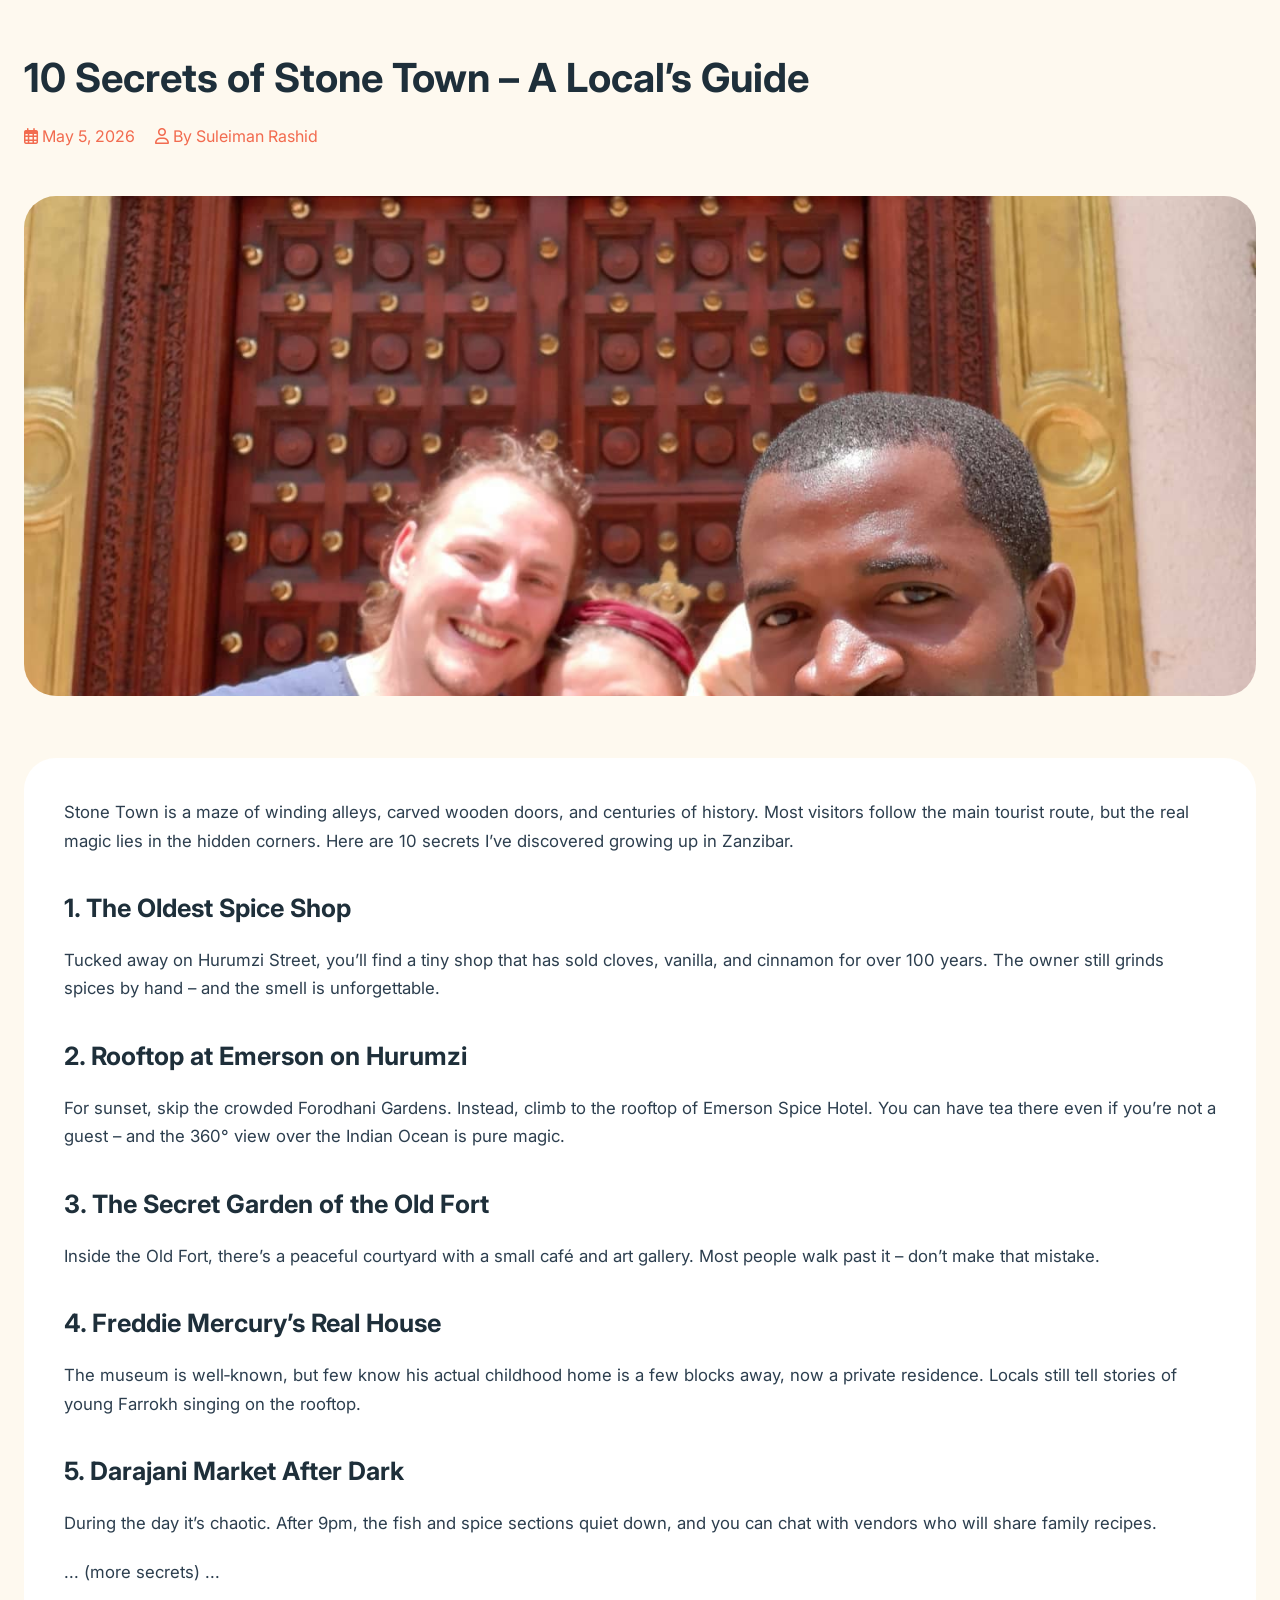
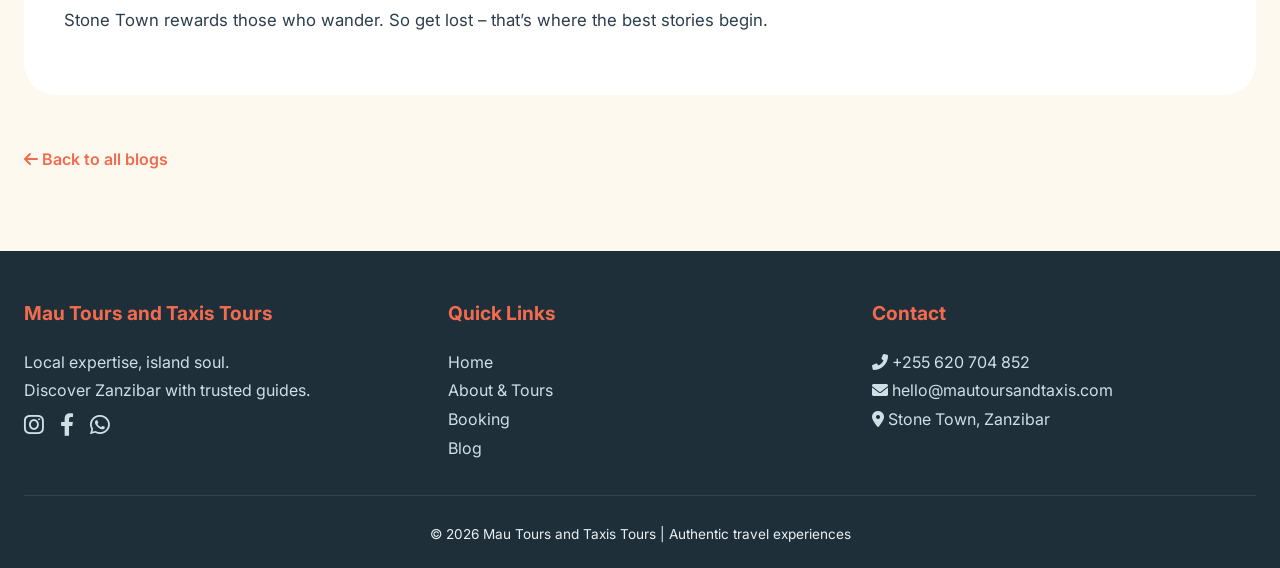
<file: article-stone-town.html>
<!doctype html>
<html lang="en">
  <head>
    <meta charset="UTF-8" />
    <meta name="viewport" content="width=device-width, initial-scale=1.0" />
    <meta
      name="description"
      content="Mau Tours and Taxis – Your trusted Zanzibar travel partner. Tours, taxis, and authentic island experiences."
    />
    <meta name="keywords" content="Zanzibar tours, taxi service, local guides, Stone Town, spice tour, sunset cruise, best zanzibar tour guide, Zanzibar best tour guide" />
    <meta name="twitter:card" content="summary_large_image" />
    <meta name="twitter:title" content="Mau Tours and Taxis | Zanzibar" />
    <meta name="twitter:description" content="Your trusted Zanzibar travel partner. Tours, taxis, and authentic island experiences." />
    <meta name="twitter:image" content="./images/turtles/img1.jpg" />
    <title>10 Secrets of Stone Town | Mau Tours and Taxis</title>
    <link rel="icon" href="./logo.png" sizes="96x96" type="image/png" />
    <link rel="canonical" href="https://www.mautoursandtaxiszanzibar.com/article-stone-town.html" />
    <link
      href="https://fonts.googleapis.com/css2?family=Inter:opsz,wght@300;400;500;600;700&display=swap"
      rel="stylesheet"
    />
    <link
      rel="stylesheet"
      href="https://cdnjs.cloudflare.com/ajax/libs/font-awesome/6.0.0-beta3/css/all.min.css"
    />
    <style>
      /* same CSS as blog listing – copy exactly from above */
      * {
        margin: 0;
        padding: 0;
        box-sizing: border-box;
      }
      body {
        font-family: "Inter", sans-serif;
        background-color: #fef9ef;
        color: #1e2f3a;
        line-height: 1.5;
      }
      .container {
        max-width: 1280px;
        margin: 0 auto;
        padding: 0 24px;
      }
      .btn-primary {
        display: inline-block;
        background-color: #f26b4f;
        color: white;
        font-weight: 600;
        padding: 12px 28px;
        border-radius: 50px;
        text-decoration: none;
        transition: 0.3s;
      }
      .btn-primary:hover {
        background-color: #e05538;
        transform: translateY(-2px);
      }
      header {
        background-color: #fef9ef;
        padding: 16px 0;
        position: sticky;
        top: 0;
        z-index: 100;
        border-bottom: 1px solid rgba(242, 107, 79, 0.1);
      }
      .nav-flex {
        display: flex;
        justify-content: space-between;
        align-items: center;
        flex-wrap: wrap;
      }
      .logo-area {
        display: flex;
        align-items: center;
        gap: 12px;
      }
      .logo-icon {
        background-color: #f26b4f;
        width: 44px;
        height: 44px;
        border-radius: 50%;
        display: flex;
        align-items: center;
        justify-content: center;
        font-size: 1.7rem;
        color: white;
      }
      .logo-text h1 {
        font-size: 1.7rem;
        font-weight: 700;
        color: #1e2f3a;
      }
      .logo-text span {
        font-size: 0.7rem;
        color: #f26b4f;
        font-weight: 500;
      }
      .nav-links {
        display: flex;
        gap: 32px;
        list-style: none;
      }
      .nav-links a {
        text-decoration: none;
        font-weight: 500;
        color: #1e2f3a;
        transition: 0.2s;
      }
      .nav-links a:hover {
        color: #f26b4f;
      }
      .menu-toggle {
        display: none;
        font-size: 1.8rem;
        cursor: pointer;
        color: #1e2f3a;
      }
      .article-header {
        margin: 48px 0 24px;
      }
      .article-header h1 {
        font-size: 2.5rem;
        margin-bottom: 16px;
      }
      .article-meta {
        color: #f26b4f;
        margin-bottom: 24px;
        display: flex;
        gap: 20px;
      }
      .featured-img {
        width: 100%;
        max-height: 500px;
        object-fit: cover;
        border-radius: 32px;
        margin: 24px 0;
      }
      .article-content {
        background: white;
        border-radius: 32px;
        padding: 40px;
        margin: 32px 0;
        line-height: 1.7;
        font-size: 1.05rem;
      }
      .article-content h2 {
        margin: 32px 0 16px;
        color: #1e2f3a;
      }
      .article-content p {
        margin-bottom: 20px;
        color: #2c3e4e;
      }
      .back-link {
        display: inline-block;
        margin: 20px 0 40px;
        color: #f26b4f;
        font-weight: 600;
        text-decoration: none;
      }
      footer {
        background-color: #1e2f3a;
        color: #e9f0f3;
        padding: 48px 0 24px;
        margin-top: 40px;
      }
      .footer-grid {
        display: grid;
        grid-template-columns: repeat(auto-fit, minmax(220px, 1fr));
        gap: 40px;
        margin-bottom: 32px;
      }
      .footer-col h4 {
        font-size: 1.2rem;
        margin-bottom: 20px;
        color: #f26b4f;
      }
      .footer-col p,
      .footer-col a {
        color: #cfdfe6;
        text-decoration: none;
        line-height: 1.8;
        display: block;
      }
      .footer-col a:hover {
        color: #f26b4f;
      }
      .social-icons a {
        display: inline-block;
        margin-right: 16px;
        font-size: 1.4rem;
        color: #cfdfe6;
      }
      .copyright {
        text-align: center;
        padding-top: 28px;
        border-top: 1px solid rgba(255, 255, 255, 0.1);
        font-size: 0.85rem;
      }
      @media (max-width: 768px) {
        .menu-toggle {
          display: block;
        }
        .nav-links {
          display: none;
          width: 100%;
          flex-direction: column;
          background: #fef9ef;
          padding: 20px 0;
          gap: 20px;
          text-align: center;
        }
        .nav-links.active {
          display: flex;
        }
        .article-content {
          padding: 24px;
        }
        .article-header h1 {
          font-size: 1.8rem;
        }
      }
    </style>
  </head>
  <body>
    <main class="container">
      <div class="article-header">
        <h1>10 Secrets of Stone Town – A Local’s Guide</h1>
        <div class="article-meta">
          <span><i class="far fa-calendar-alt"></i> May 5, 2026</span
          ><span><i class="far fa-user"></i> By Suleiman Rashid</span>
        </div>
      </div>
      <img
        class="featured-img"
        src="./images/tours/stone-town/img3.jpg"
        alt="Stone Town streets"
      />
      <div class="article-content">
        <p>
          Stone Town is a maze of winding alleys, carved wooden doors, and
          centuries of history. Most visitors follow the main tourist route, but
          the real magic lies in the hidden corners. Here are 10 secrets I’ve
          discovered growing up in Zanzibar.
        </p>
        <h2>1. The Oldest Spice Shop</h2>
        <p>
          Tucked away on Hurumzi Street, you’ll find a tiny shop that has sold
          cloves, vanilla, and cinnamon for over 100 years. The owner still
          grinds spices by hand – and the smell is unforgettable.
        </p>
        <h2>2. Rooftop at Emerson on Hurumzi</h2>
        <p>
          For sunset, skip the crowded Forodhani Gardens. Instead, climb to the
          rooftop of Emerson Spice Hotel. You can have tea there even if you’re
          not a guest – and the 360° view over the Indian Ocean is pure magic.
        </p>
        <h2>3. The Secret Garden of the Old Fort</h2>
        <p>
          Inside the Old Fort, there’s a peaceful courtyard with a small café
          and art gallery. Most people walk past it – don’t make that mistake.
        </p>
        <h2>4. Freddie Mercury’s Real House</h2>
        <p>
          The museum is well‑known, but few know his actual childhood home is a
          few blocks away, now a private residence. Locals still tell stories of
          young Farrokh singing on the rooftop.
        </p>
        <h2>5. Darajani Market After Dark</h2>
        <p>
          During the day it’s chaotic. After 9pm, the fish and spice sections
          quiet down, and you can chat with vendors who will share family
          recipes.
        </p>
        <p>... (more secrets) ...</p>
        <p>
          Stone Town rewards those who wander. So get lost – that’s where the
          best stories begin.
        </p>
      </div>
      <a href="blog.html" class="back-link"
        ><i class="fas fa-arrow-left"></i> Back to all blogs</a
      >
    </main>

    <footer>
      <div class="container">
        <div class="footer-grid">
          <div class="footer-col">
            <h4>Mau Tours and Taxis Tours</h4>
            <p>
              Local expertise, island soul.<br />Discover Zanzibar with trusted
              guides.
            </p>
            <div class="social-icons">
              <a href="https://www.instagram.com/mautoursandtaxis/"><i class="fab fa-instagram"></i></a
              ><a href="https://web.facebook.com/people/bohora_tours_zanzibar/100075915383813/?_rdc=1&_rdr#"><i class="fab fa-facebook-f"></i></a
              ><a href="https://wa.me/255620704852?text=Hello%20Mau%20Tours!%20I%20have%20a%20question%20about%20your%20tours.  "><i class="fab fa-whatsapp"></i></a>
            </div>
          </div>
          <div class="footer-col">
            <h4>Quick Links</h4>
            <a href="index.html">Home</a><a href="about.html">About & Tours</a
            ><a href="contact.html">Booking</a><a href="blogs.html">Blog</a>
          </div>
          <div class="footer-col">
            <h4>Contact</h4>
            <p><i class="fas fa-phone-alt"></i> +255 620 704 852</p>
            <p><i class="fas fa-envelope"></i> hello@mautoursandtaxis.com</p>
            <p><i class="fas fa-map-marker-alt"></i> Stone Town, Zanzibar</p>
          </div>
        </div>
        <div class="copyright">
          <p>© 2026 Mau Tours and Taxis Tours | Authentic travel experiences</p>
        </div>
      </div>
    </footer>
    <script>
      const toggleBtn = document.getElementById("mobileToggle");
      const navMenu = document.getElementById("navMenu");
      toggleBtn.addEventListener("click", () =>
        navMenu.classList.toggle("active"),
      );
    </script>
  </body>
</html>
</file>
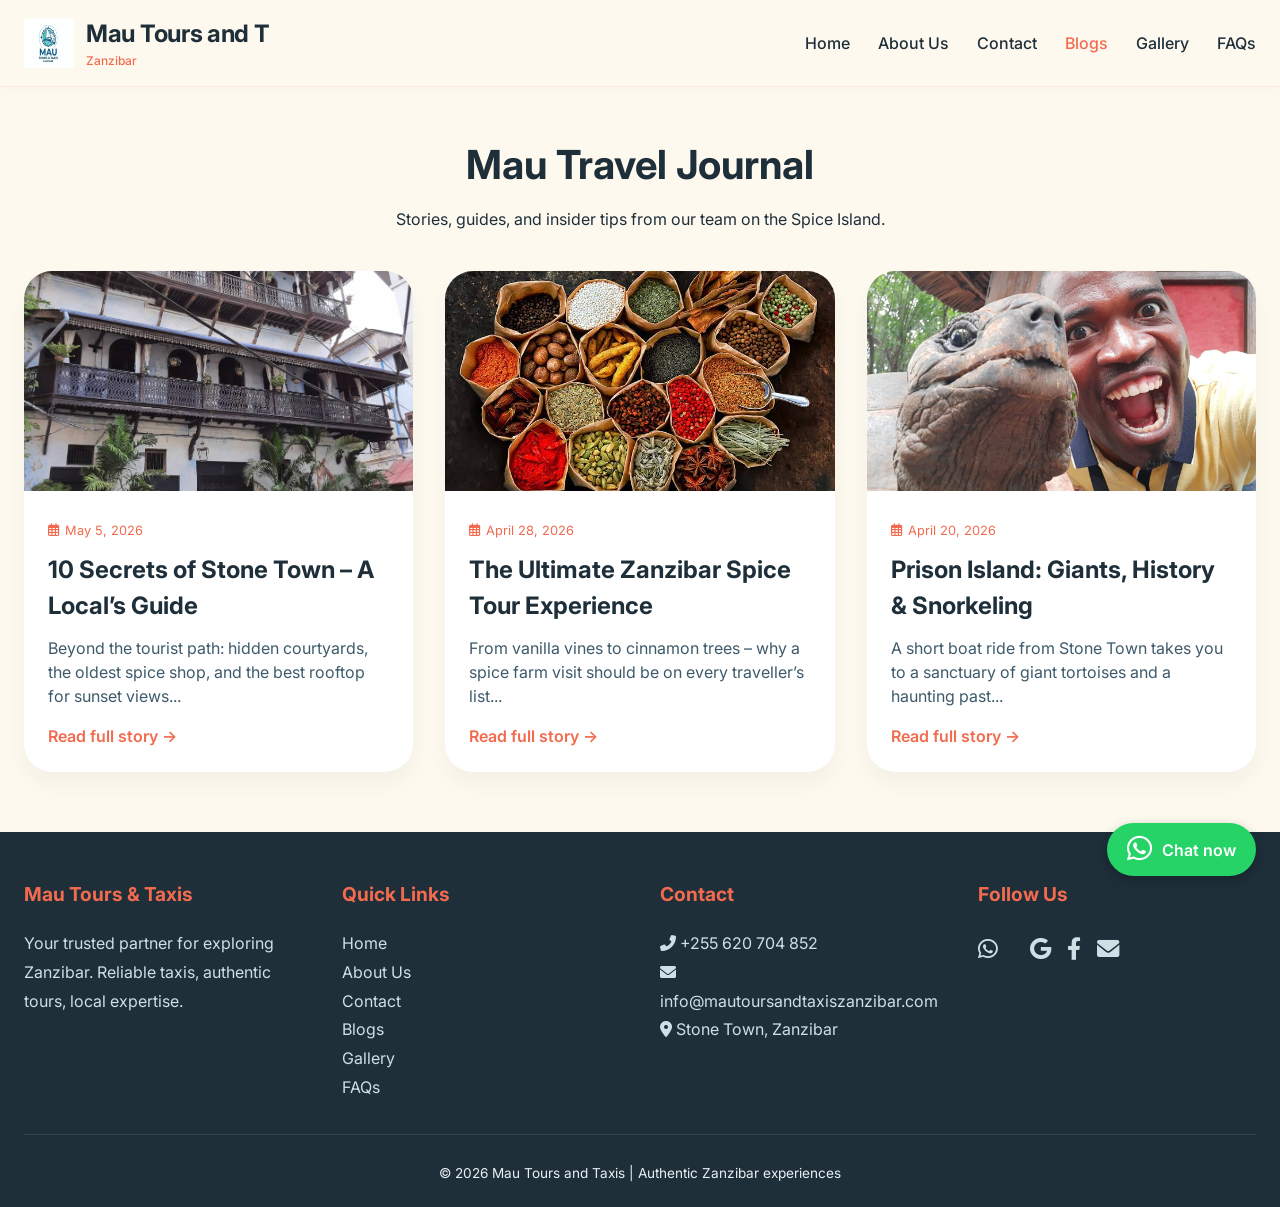
<file: blogs.html>
<!doctype html>
<html lang="en">
  <head>
   <meta charset="UTF-8" />
    <meta name="viewport" content="width=device-width, initial-scale=1.0" />
    <meta
      name="description"
      content="Mau Tours and Taxis – Your trusted Zanzibar travel partner. Tours, taxis, and authentic island experiences."
    />
    <meta name="keywords" content="Zanzibar tours, taxi service, local guides, Stone Town, spice tour, sunset cruise, best zanzibar tour guide, Zanzibar best tour guide" />
    <meta name="twitter:card" content="summary_large_image" />
    <meta name="twitter:title" content="Mau Tours and Taxis | Zanzibar" />
    <meta name="twitter:description" content="Your trusted Zanzibar travel partner. Tours, taxis, and authentic island experiences." />
    <meta name="twitter:image" content="./images/turtles/img1.jpg" />
    <title>Mau Tours and Taxis | Travel Blog</title>
    <link rel="icon" href="./logo.png" sizes="96x96" type="image/png" />
    <link rel="canonical" href="https://www.mautoursandtaxiszanzibar.com/blogs.html" />
    <link
      href="https://fonts.googleapis.com/css2?family=Inter:opsz,wght@14..32,300;400;500;600;700&display=swap"
      rel="stylesheet"
    />
    <link
      rel="stylesheet"
      href="https://cdnjs.cloudflare.com/ajax/libs/font-awesome/6.0.0-beta3/css/all.min.css"
    />
    <link rel="stylesheet" href="styles/index.css" />
    <style>
      .blog-header {
        text-align: center;
        margin: 48px 0 32px;
      }
      .blog-header h1 {
        font-size: 2.5rem;
        margin-bottom: 12px;
      }
      .blogs-grid {
        display: grid;
        grid-template-columns: repeat(auto-fill, minmax(320px, 1fr));
        gap: 32px;
        margin: 40px 0 60px;
      }
      .blog-card {
        background: white;
        border-radius: 28px;
        overflow: hidden;
        box-shadow: 0 12px 22px rgba(0, 0, 0, 0.04);
        transition: transform 0.2s;
      }
      .blog-card:hover {
        transform: translateY(-4px);
      }
      .blog-img {
        width: 100%;
        height: 220px;
        object-fit: cover;
      }
      .blog-content {
        padding: 24px;
      }
      .blog-date {
        font-size: 0.8rem;
        color: #f26b4f;
        margin-bottom: 12px;
        display: flex;
        align-items: center;
        gap: 6px;
      }
      .blog-title a {
        font-size: 1.5rem;
        color: #1e2f3a;
        text-decoration: none;
        transition: color 0.2s;
      }
      .blog-title a:hover {
        color: #f26b4f;
      }
      .blog-excerpt {
        color: #3e5a6b;
        margin: 12px 0 16px;
      }
      .read-more {
        font-weight: 600;
        color: #f26b4f;
        text-decoration: none;
      }
      @media (max-width: 768px) {
        .blog-header h1 {
          font-size: 2rem;
        }
      }
    </style>
  </head>
  <body>
    <header>
      <div class="container nav-flex">
        <a href="index.html" class="logo-link">
          <div class="logo-area">
            <img
              src="logo.png"
              alt="Mau Tours and Taxis Logo"
              class="logo-img"
            />
          <div class="logo-text">
            <h1 class="typewriter-title"></h1>
            <span>Zanzibar</span>
          </div>
        </div>
      </a>
        <div class="menu-toggle" id="mobileToggle">
          <i class="fas fa-bars"></i>
        </div>
        <ul class="nav-links" id="navMenu">
          <li><a href="index.html">Home</a></li>
          <li><a href="about.html">About Us</a></li>
          <li><a href="contact.html">Contact</a></li>
          <li><a href="blogs.html" class="active">Blogs</a></li>
          <li><a href="gallery.html">Gallery</a></li>
          <li><a href="faqs.html">FAQs</a></li>
        </ul>
      </div>
    </header>

    <main>
      <div class="container">
        <div class="blog-header">
          <h1>Mau Travel Journal</h1>
          <p>
            Stories, guides, and insider tips from our team on the Spice Island.
          </p>
        </div>

        <div class="blogs-grid">
          <!-- Article 1 -->
          <div class="blog-card">
            <img
              class="blog-img"
              src="./images/tours/stone-town/img4.jpg"
              alt="Stone Town"
            />
            <div class="blog-content">
              <div class="blog-date">
                <i class="far fa-calendar-alt"></i> May 5, 2026
              </div>
              <h2 class="blog-title">
                <a href="article-stone-town.html"
                  >10 Secrets of Stone Town – A Local’s Guide</a
                >
              </h2>
              <p class="blog-excerpt">
                Beyond the tourist path: hidden courtyards, the oldest spice
                shop, and the best rooftop for sunset views...
              </p>
              <a href="article-stone-town.html" class="read-more"
                >Read full story →</a
              >
            </div>
          </div>

          <!-- Article 2 -->
          <div class="blog-card">
            <img
              class="blog-img"
              src="./images/cooking.jpeg"
              alt="Spice tour"
            />
            <div class="blog-content">
              <div class="blog-date">
                <i class="far fa-calendar-alt"></i> April 28, 2026
              </div>
              <h2 class="blog-title">
                <a href="article-spice-tours.html"
                  >The Ultimate Zanzibar Spice Tour Experience</a
                >
              </h2>
              <p class="blog-excerpt">
                From vanilla vines to cinnamon trees – why a spice farm visit
                should be on every traveller’s list...
              </p>
              <a href="article-spice-tours.html" class="read-more"
                >Read full story →</a
              >
            </div>
          </div>

          <!-- Article 3 -->
          <div class="blog-card">
            <img
              class="blog-img"
              src="./images/tours/prison-island/img1.jpg"
              alt="Prison Island tortoise"
            />
            <div class="blog-content">
              <div class="blog-date">
                <i class="far fa-calendar-alt"></i> April 20, 2026
              </div>
              <h2 class="blog-title">
                <a href="article-prison-island.html"
                  >Prison Island: Giants, History & Snorkeling</a
                >
              </h2>
              <p class="blog-excerpt">
                A short boat ride from Stone Town takes you to a sanctuary of
                giant tortoises and a haunting past...
              </p>
              <a href="article-prison-island.html" class="read-more"
                >Read full story →</a
              >
            </div>
          </div>
        </div>
      </div>
    </main>

    <footer>
      <div class="container">
        <div class="footer-grid">
          <div class="footer-col">
            <h4>Mau Tours & Taxis</h4>
            <p>
              Your trusted partner for exploring Zanzibar. Reliable taxis,
              authentic tours, local expertise.
            </p>
          </div>
          <div class="footer-col">
            <h4>Quick Links</h4>
            <a href="index.html">Home</a><a href="about.html">About Us</a
            ><a href="contact.html">Contact</a><a href="blogs.html">Blogs</a
            ><a href="gallery.html">Gallery</a><a href="faqs.html">FAQs</a>
          </div>
          <div class="footer-col">
            <h4>Contact</h4>
            <p><i class="fas fa-phone-alt"></i> +255 620 704 852</p>
            <p><i class="fas fa-envelope"></i> info@mautoursandtaxiszanzibar.com</p>
            <p><i class="fas fa-map-marker-alt"></i> Stone Town, Zanzibar</p>
          </div>
          <div class="footer-col">
            <h4>Follow Us</h4>
            <div class="social-icons">
              <a href="https://wa.me/255620704852?text=Hello%20Mau%20Tours!%20I%20have%20a%20question%20about%20Zanzibar."><i class="fab fa-whatsapp"></i></a
              ><a href="https://www.tripadvisor.com/Attraction_Review-g482884-d23481602-Reviews-Bohora_Tours-Zanzibar_Island_Zanzibar_Archipelago.html"><i class="fab fa-tripadvisor"></i></a
              ><a href="https://www.google.com" target="_blank"><i class="fab fa-google"></i></a
              ><a href="https://web.facebook.com/people/bohora_tours_zanzibar/100075915383813/?_rdc=1&_rdr#" target="_blank"><i class="fab fa-facebook-f"></i></a
              ><a href="mailto:info@mautoursandtaxiszanzibar.com" target="_blank"><i class="fas fa-envelope"></i></a>
            </div>
          </div>
        </div>
        <div class="copyright">
          <p>© 2026 Mau Tours and Taxis | Authentic Zanzibar experiences</p>
        </div>
      </div>
    </footer>

    <!-- Floating WhatsApp -->
    <a
      href="https://wa.me/255620704852?text=Hello%20Mau%20Tours!%20I%20have%20a%20question%20about%20your%20tours."
      class="whatsapp-float"
      target="_blank"
      rel="noopener noreferrer"
      ><i class="fab fa-whatsapp"></i
      ><span class="whatsapp-text">Chat now</span></a
    >

    <script>
      const typewriterElement = document.querySelector(".typewriter-title");
      const text = "Mau Tours and Taxis";
      let i = 0;
      function typeWriter() {
        if (i < text.length) {
          typewriterElement.innerHTML += text.charAt(i);
          i++;
          setTimeout(typeWriter, 100);
        }
      }
      typeWriter();
      const toggleBtn = document.getElementById("mobileToggle");
      const navMenu = document.getElementById("navMenu");
      toggleBtn.addEventListener("click", () =>
        navMenu.classList.toggle("active"),
      );
    </script>
  </body>
</html>
</file>
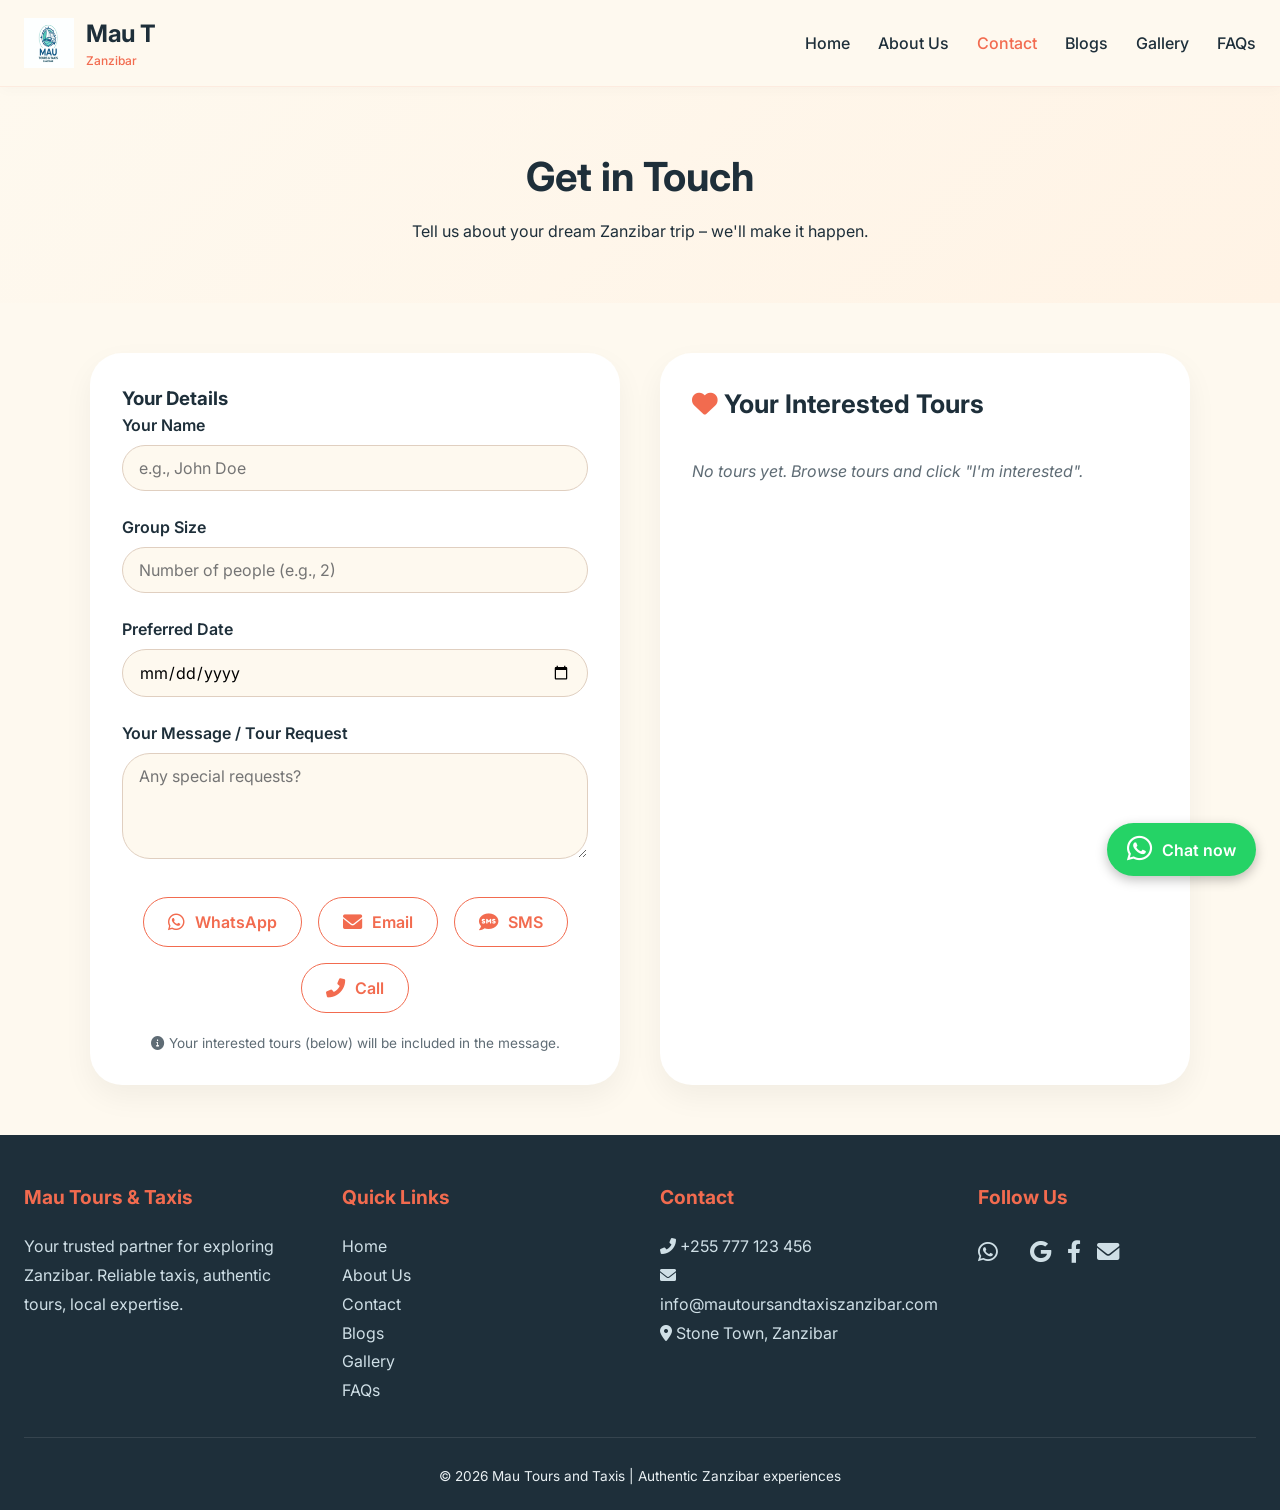
<file: booking.html>
<!DOCTYPE html>
<html>
<head>
    <meta http-equiv="refresh" content="1.5; url=contact.html">
    <title>Redirecting...</title>
    <link rel="canonical" href="https://www.mautoursandtaxiszanzibar.com/booking.html" />
    <link rel="icon" href="./logo.png" sizes="96x96" type="image/png" />
    <meta charset="UTF-8" />
    <meta name="viewport" content="width=device-width, initial-scale=1.0
    " />
    <meta name="description" content="Redirecting you to our contact page where you can book your Zanzibar adventure, ask questions, or request a custom tour." />
    <style>
        body {
            font-family: "Inter", sans-serif;
            background-color: #fef9ef;
            color: #1e2f3a;
            display: flex;
            flex-direction: column;
            align-items: center;
            justify-content: center;
            height: 100vh;
            text-align: center;
        }
        h1 {
            font-size: 2rem;
            margin-bottom: 16px;
        }
        p {
            font-size: 1.2rem;
        }
    </style>
</head>
<body>
    <h1>Redirecting you in 1.5 seconds...</h1>
    <p>Page moved. <a href="contact.html">Click here</a> if not redirected.</p>
</body>
</html>
</file>
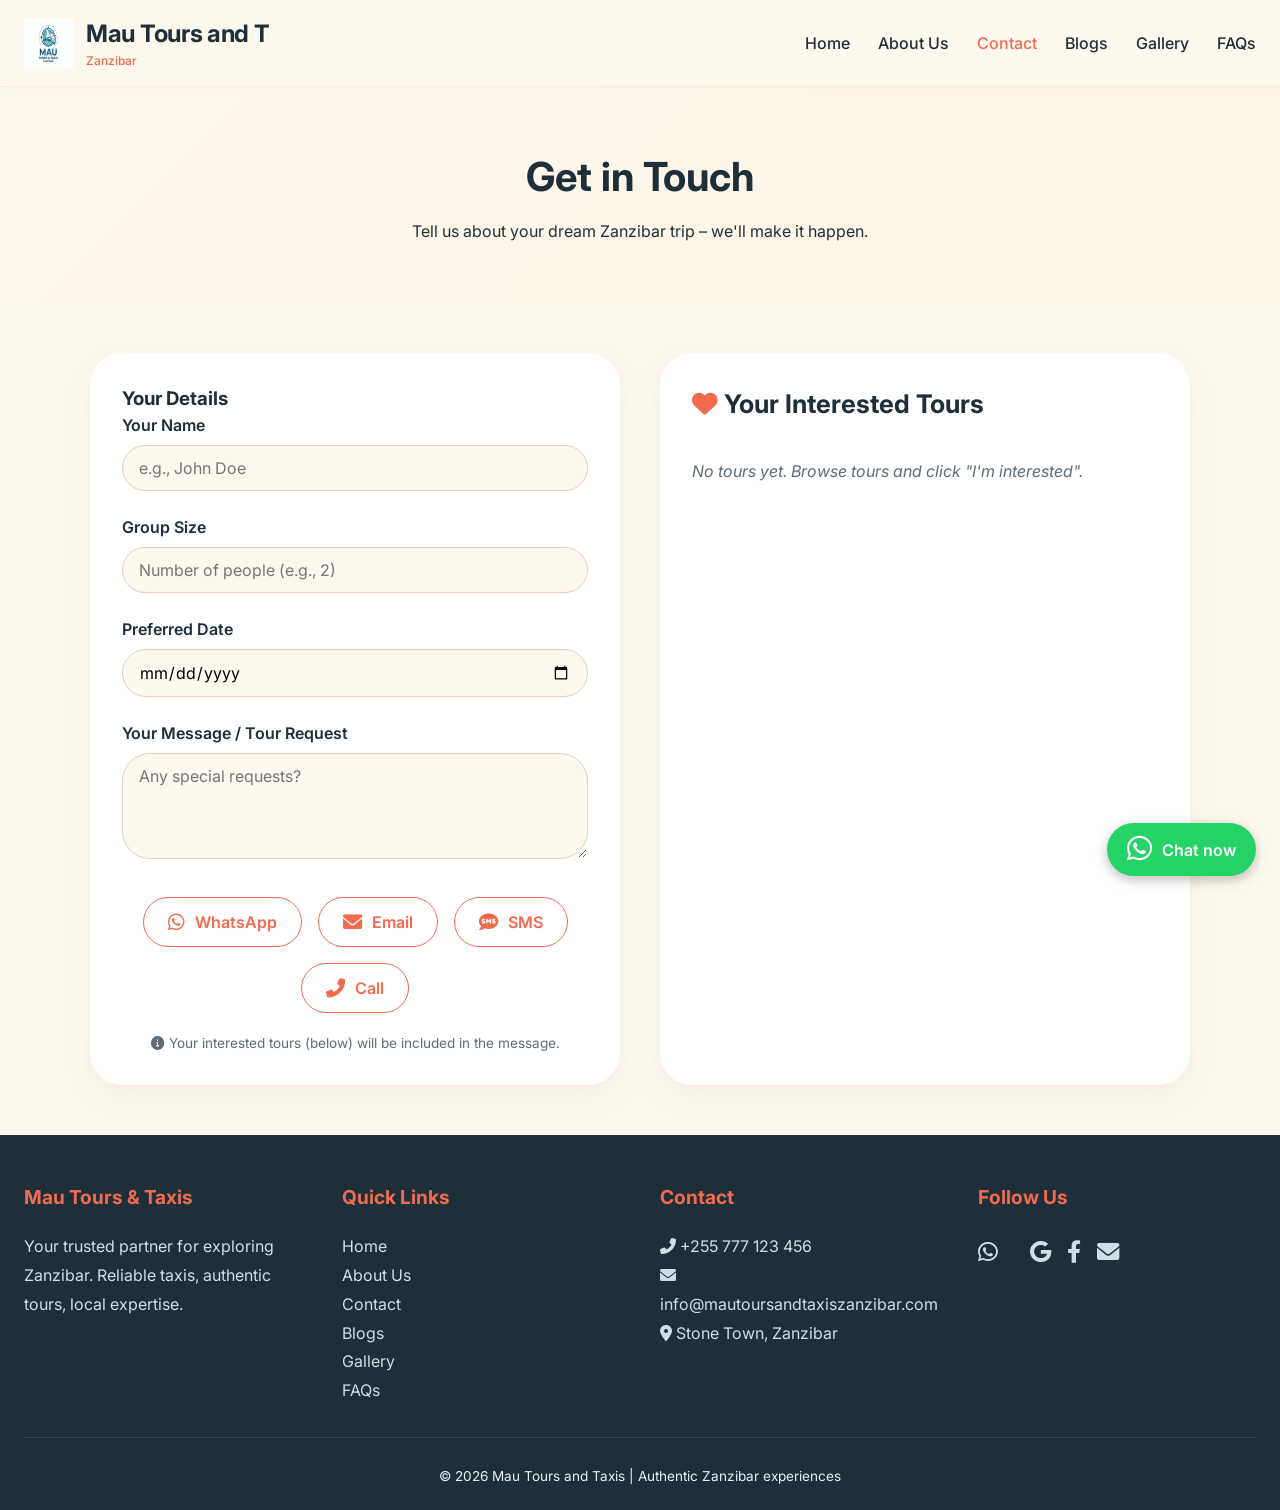
<file: contact.html>
<!doctype html>
<html lang="en">
  <head>
    <meta charset="UTF-8" />
    <meta name="viewport" content="width=device-width, initial-scale=1.0" />
    <meta
      name="description"
      content="Mau Tours and Taxis – Your trusted Zanzibar travel partner. Tours, taxis, and authentic island experiences."
    />
    <meta name="keywords" content="Zanzibar tours, taxi service, local guides, Stone Town, spice tour, sunset cruise, best zanzibar tour guide, Zanzibar best tour guide" />
    <meta name="twitter:card" content="summary_large_image" />
    <meta name="twitter:title" content="Mau Tours and Taxis | Zanzibar" />
    <meta name="twitter:description" content="Your trusted Zanzibar travel partner. Tours, taxis, and authentic island experiences." />
    <meta name="twitter:image" content="./images/turtles/img1.jpg" />
    <title>Mau Tours and Taxis | Contact Us</title>
    <link rel="icon" href="./logo.png" sizes="96x96" type="image/png" />
    <link rel="canonical" href="https://www.mautoursandtaxiszanzibar.com/contact.html" />
    <link
      href="https://fonts.googleapis.com/css2?family=Inter:opsz,wght@14..32,300;400;500;600;700&display=swap"
      rel="stylesheet"
    />
    <link
      rel="stylesheet"
      href="https://cdnjs.cloudflare.com/ajax/libs/font-awesome/6.0.0-beta3/css/all.min.css"
    />
    <link rel="stylesheet" href="styles/index.css" />
    <link rel="stylesheet" href="styles/contact.css" />
  </head>
  <body>
    <header>
      <div class="container nav-flex">
        <a href="index.html" class="logo-link">
        <div class="logo-area">
          <img
            src="logo.png"
            alt="Mau Tours and Taxis Logo"
            class="logo-img"
          />
          <div class="logo-text">
            <h1 class="typewriter-title"></h1>
            <span>Zanzibar</span>
          </div>
        </div>
        </a>
        <div class="menu-toggle" id="mobileToggle">
          <i class="fas fa-bars"></i>
        </div>
        <ul class="nav-links" id="navMenu">
          <li><a href="index.html">Home</a></li>
          <li><a href="about.html">About Us</a></li>
          <li><a href="contact.html" class="active">Contact</a></li>
          <li><a href="blogs.html">Blogs</a></li>
          <li><a href="gallery.html">Gallery</a></li>
          <li><a href="faqs.html">FAQs</a></li>
        </ul>
      </div>
    </header>

    <main>
      <div class="contact-hero">
        <div class="container">
          <h1>Get in Touch</h1>
          <p>Tell us about your dream Zanzibar trip – we'll make it happen.</p>
        </div>
      </div>

      <div class="container">
        <div class="contact-grid">
          <!-- Left side: Contact form -->
          <div class="contact-form-container">
            <h3>Your Details</h3>
            <form id="contactForm">
              <div class="form-group">
                <label for="name">Your Name</label>
                <input
                  type="text"
                  id="name"
                  name="name"
                  placeholder="e.g., John Doe"
                />
              </div>
              <div class="form-group">
                <label for="groupSize">Group Size</label>
                <input
                  type="number"
                  id="groupSize"
                  name="groupSize"
                  placeholder="Number of people (e.g., 2)"
                />
              </div>
              <div class="form-group">
                <label for="date">Preferred Date</label>
                <input type="date" id="date" name="date" />
              </div>
              <div class="form-group">
                <label for="description">Your Message / Tour Request</label>
                <textarea
                  id="description"
                  name="description"
                  rows="4"
                  placeholder="Any special requests?"
                ></textarea>
              </div>
            </form>
            <div class="action-buttons">
              <a
                href="https://wa.me/255620704852?text=Hello%20Mau%20Tours!%20I%20have%20a%20question%20about%20Zanzibar."
                id="whatsappBtn"
                class="action-btn"
                target="_blank"
                ><i class="fab fa-whatsapp"></i> WhatsApp</a
              >
              <a
                href="mailto:info@mautours.com"
                id="emailBtn"
                class="action-btn"
                target="_blank"
                ><i class="fas fa-envelope"></i> Email</a
              >
              <a
                href="sms:+255620704852"
                id="smsBtn"
                class="action-btn"
                target="_blank"
                ><i class="fas fa-sms"></i> SMS</a
              >
              <a href="tel:+255620704852" id="callBtn" class="action-btn"
                ><i class="fas fa-phone-alt"></i> Call</a
              >
            </div>
            <p
              style="
                text-align: center;
                font-size: 0.85rem;
                margin-top: 20px;
                color: #5f6c75;
              "
            >
              <i class="fas fa-info-circle"></i> Your interested tours (below)
              will be included in the message.
            </p>
          </div>

          <!-- Right side: Interested tours list -->
          <div class="interested-tours-container">
            <h3>
              <i class="fas fa-heart" style="color: #f26b4f"></i> Your
              Interested Tours
            </h3>
            <div id="interested-list-wrapper">
              <ul class="interested-list" id="interestedList"></ul>
              <div id="empty-interested" class="empty-message">
                No tours yet. Browse tours and click "I'm interested".
              </div>
            </div>
          </div>
        </div>
      </div>
    </main>

    <footer>
      <div class="container">
        <div class="footer-grid">
          <div class="footer-col">
            <h4>Mau Tours & Taxis</h4>
            <p>
              Your trusted partner for exploring Zanzibar. Reliable taxis,
              authentic tours, local expertise.
            </p>
          </div>
          <div class="footer-col">
            <h4>Quick Links</h4>
            <a href="index.html">Home</a><a href="about.html">About Us</a
            ><a href="contact.html">Contact</a><a href="blogs.html">Blogs</a
            ><a href="gallery.html">Gallery</a><a href="faqs.html">FAQs</a>
          </div>
          <div class="footer-col">
            <h4>Contact</h4>
            <p><i class="fas fa-phone-alt"></i> +255 777 123 456</p>
            <p><i class="fas fa-envelope"></i> info@mautoursandtaxiszanzibar.com</p>
            <p><i class="fas fa-map-marker-alt"></i> Stone Town, Zanzibar</p>
          </div>
          <div class="footer-col">
            <h4>Follow Us</h4>
            <div class="social-icons">
              <a
                href="https://wa.me/255620704852?text=Hello%20Mau%20Tours!%20I%20have%20a%20question%20about%20Zanzibar."
                ><i class="fab fa-whatsapp"></i></a
              ><a
                href="https://www.tripadvisor.com/Attraction_Review-g482884-d23481602-Reviews-Bohora_Tours-Zanzibar_Island_Zanzibar_Archipelago.html"
                target="_blank"
                ><i class="fab fa-tripadvisor"></i></a
              ><a href="https://www.google.com" target="_blank"
                ><i class="fab fa-google"></i></a
              ><a
                href="https://web.facebook.com/people/bohora_tours_zanzibar/100075915383813/?_rdc=1&_rdr#"
                target="_blank"
                ><i class="fab fa-facebook-f"></i></a
              ><a href="mailto:info@mautoursandtaxiszanzibar.com" target="_blank"
                ><i class="fas fa-envelope"></i
              ></a>
            </div>
          </div>
        </div>
        <div class="copyright">
          <p>© 2026 Mau Tours and Taxis | Authentic Zanzibar experiences</p>
        </div>
      </div>
    </footer>

    <!-- Floating WhatsApp -->
    <a
      href="https://wa.me/255620704852?text=Hello%20Mau%20Tours!%20I%20have%20a%20question%20about%20your%20services."
      class="whatsapp-float"
      target="_blank"
      rel="noopener noreferrer"
      ><i class="fab fa-whatsapp"></i
      ><span class="whatsapp-text">Chat now</span></a
    >

    <script src="scripts/tours.js"></script>
    <script src="scripts/contact.js"></script>
  </body>
</html>
</file>
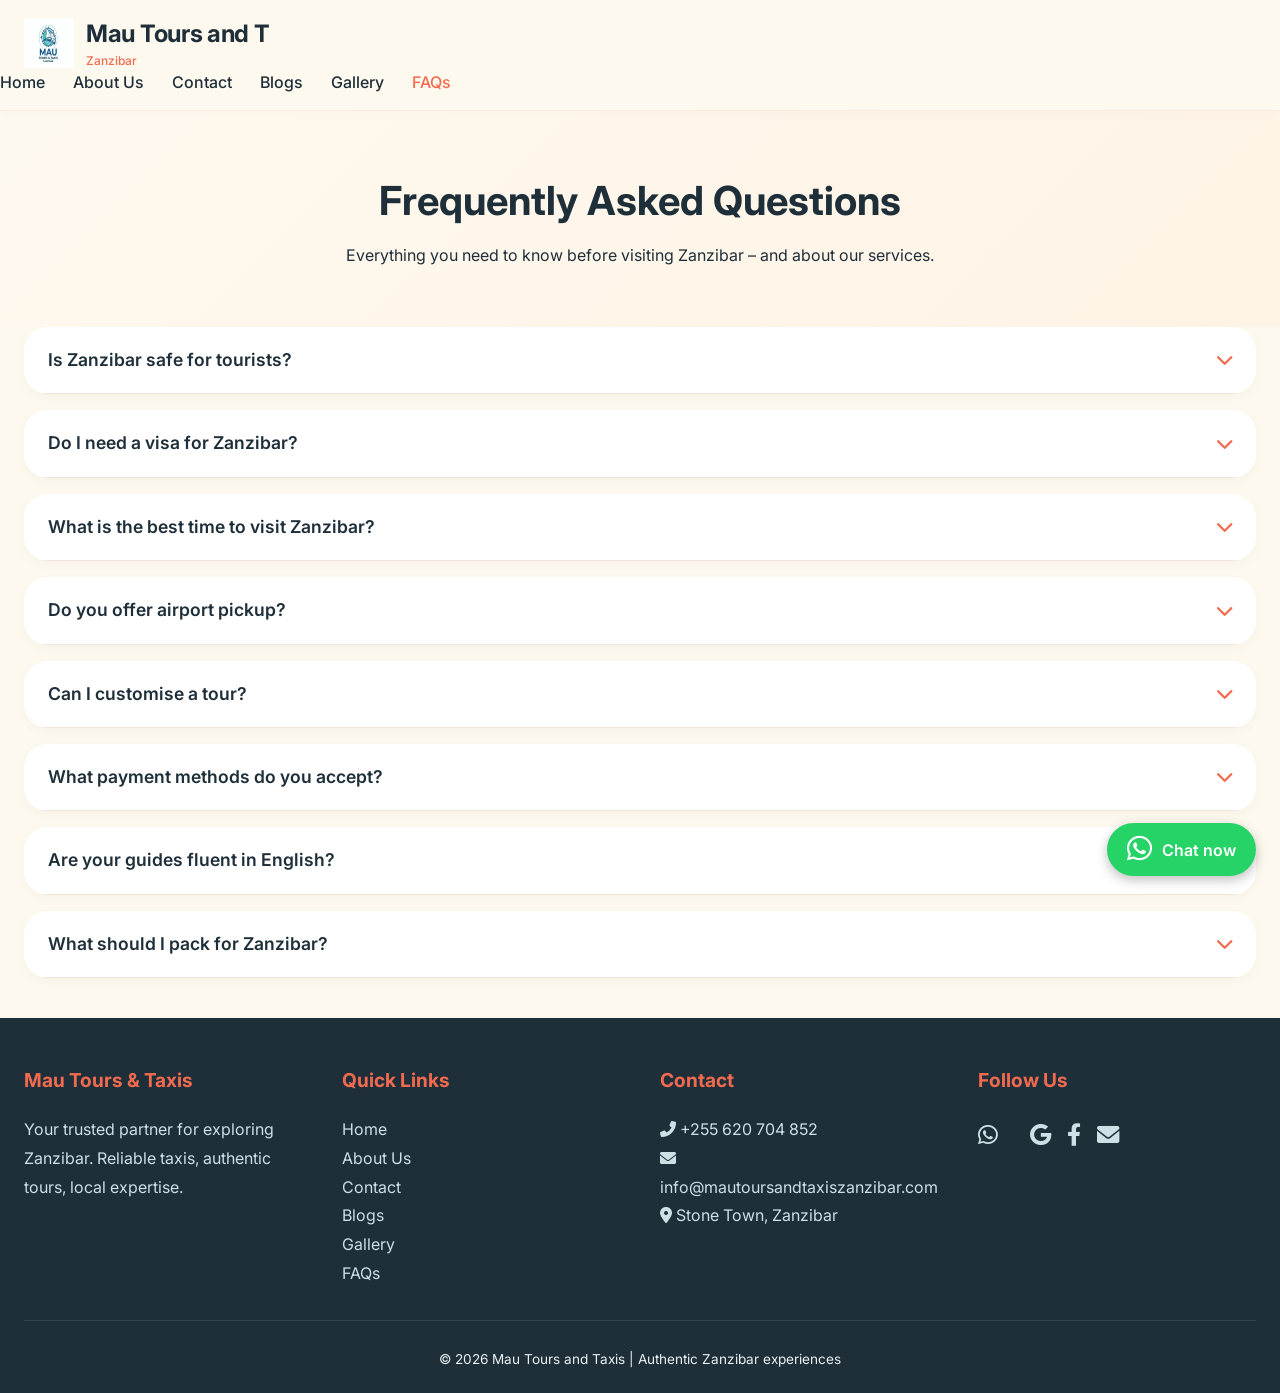
<file: faqs.html>
<!doctype html>
<html lang="en">
  <head>
    <meta charset="UTF-8" />
    <meta name="viewport" content="width=device-width, initial-scale=1.0" />
    <meta
      name="description"
      content="Mau Tours and Taxis – Your trusted Zanzibar travel partner. Tours, taxis, and authentic island experiences."
    />
    <meta name="keywords" content="Zanzibar tours, taxi service, local guides, Stone Town, spice tour, sunset cruise, best zanzibar tour guide, Zanzibar best tour guide" />
    <meta name="twitter:card" content="summary_large_image" />
    <meta name="twitter:title" content="Mau Tours and Taxis | Zanzibar" />
    <meta name="twitter:description" content="Your trusted Zanzibar travel partner. Tours, taxis, and authentic island experiences." />
    <meta name="twitter:image" content="./images/turtles/img1.jpg" />
    <title>Mau Tours and Taxis | FAQs</title>
    <link rel="icon" href="./logo.png" sizes="96x96" type="image/png" />
    <link rel="canonical" href="https://www.mautoursandtaxiszanzibar.com/faqs.html" />
    <link
      href="https://fonts.googleapis.com/css2?family=Inter:opsz,wght@14..32,300;400;500;600;700&display=swap"
      rel="stylesheet"
    />
    <link
      rel="stylesheet"
      href="https://cdnjs.cloudflare.com/ajax/libs/font-awesome/6.0.0-beta3/css/all.min.css"
    />
    <link rel="stylesheet" href="styles/faqs.css" />
    <link rel="stylesheet" href="styles/index.css" />
    
  </head>
  <body>
    <header>
      <div class="container nav-flex">
        <a href="index.html" class="logo-link">
          <div class="logo-area">
            <img
              src="logo.png"
              alt="Mau Tours and Taxis Logo"
              class="logo-img"
            />
            <div class="logo-text">
              <h1 class="typewriter-title"></h1>
              <span>Zanzibar</span>
            </div>
          </div>
        </a>
        </div>
        <div class="menu-toggle" id="mobileToggle">
          <i class="fas fa-bars"></i>
        </div>
        <ul class="nav-links" id="navMenu">
          <li><a href="index.html">Home</a></li>
          <li><a href="about.html">About Us</a></li>
          <li><a href="contact.html">Contact</a></li>
          <li><a href="blogs.html">Blogs</a></li>
          <li><a href="gallery.html">Gallery</a></li>
          <li><a href="faqs.html" class="active">FAQs</a></li>
        </ul>
      </div>
    </header>

    <main>
      <div class="faqs-hero">
        <div class="container">
          <h1>Frequently Asked Questions</h1>
          <p>
            Everything you need to know before visiting Zanzibar – and about our
            services.
          </p>
        </div>
      </div>

      <div class="container faqs-container">
        <div class="accordion-item">
          <div class="accordion-question">
            Is Zanzibar safe for tourists? <i class="fas fa-chevron-down"></i>
          </div>
          <div class="accordion-answer">
            Yes, Zanzibar is very safe for tourists. The local people are
            welcoming, and the main tourist areas (Stone Town, Nungwi, Kendwa)
            have good security. However, take normal precautions: don't walk
            alone at night on isolated beaches and keep valuables safe.
          </div>
        </div>
        <div class="accordion-item">
          <div class="accordion-question">
            Do I need a visa for Zanzibar? <i class="fas fa-chevron-down"></i>
          </div>
          <div class="accordion-answer">
            Most nationalities can get a visa on arrival at Zanzibar airport (or
            Tanzania mainland). It costs around $50 USD. You can also apply
            online for an e‑visa before travel. We recommend checking with your
            local Tanzanian embassy.
          </div>
        </div>
        <div class="accordion-item">
          <div class="accordion-question">
            What is the best time to visit Zanzibar?
            <i class="fas fa-chevron-down"></i>
          </div>
          <div class="accordion-answer">
            The best time is June to October (dry season) and December to
            February (warm and sunny). The long rains are March–May, but you can
            still get good deals and fewer crowds.
          </div>
        </div>
        <div class="accordion-item">
          <div class="accordion-question">
            Do you offer airport pickup? <i class="fas fa-chevron-down"></i>
          </div>
          <div class="accordion-answer">
            Absolutely. We provide 24/7 airport transfers from Zanzibar
            International Airport (ZNZ) to anywhere on the island. Our driver
            will meet you with a name sign, help with luggage, and take you
            safely to your hotel.
          </div>
        </div>
        <div class="accordion-item">
          <div class="accordion-question">
            Can I customise a tour? <i class="fas fa-chevron-down"></i>
          </div>
          <div class="accordion-answer">
            Yes! We specialise in tailor‑made itineraries. Tell us what you like
            – beaches, history, food, adventure – and we'll create a private
            tour just for you, at your pace.
          </div>
        </div>
        <div class="accordion-item">
          <div class="accordion-question">
            What payment methods do you accept?
            <i class="fas fa-chevron-down"></i>
          </div>
          <div class="accordion-answer">
            We accept cash (USD or Tanzanian Shillings), bank transfer, and
            mobile money (M‑Pesa, Tigo Pesa). A deposit may be required for
            extended tours. Credit cards are not accepted directly on our site,
            but we can arrange payments via secure link.
          </div>
        </div>
        <div class="accordion-item">
          <div class="accordion-question">
            Are your guides fluent in English?
            <i class="fas fa-chevron-down"></i>
          </div>
          <div class="accordion-answer">
            All our guides speak excellent English. Many also speak Italian,
            French, German, and Spanish. We'll match you with a guide that fits
            your language preference.
          </div>
        </div>
        <div class="accordion-item">
          <div class="accordion-question">
            What should I pack for Zanzibar? <i class="fas fa-chevron-down"></i>
          </div>
          <div class="accordion-answer">
            Light clothing, swimwear, sunscreen, insect repellent, a hat, and
            modest clothes for visiting Stone Town and villages. Don't forget
            your camera and a reusable water bottle!
          </div>
        </div>
      </div>
    </main>

    <footer>
      <div class="container">
        <div class="footer-grid">
          <div class="footer-col">
            <h4>Mau Tours & Taxis</h4>
            <p>
              Your trusted partner for exploring Zanzibar. Reliable taxis,
              authentic tours, local expertise.
            </p>
          </div>
          <div class="footer-col">
            <h4>Quick Links</h4>
            <a href="index.html">Home</a><a href="about.html">About Us</a
            ><a href="contact.html">Contact</a><a href="blogs.html">Blogs</a
            ><a href="gallery.html">Gallery</a><a href="faqs.html">FAQs</a>
          </div>
          <div class="footer-col">
            <h4>Contact</h4>
            <p><i class="fas fa-phone-alt"></i> +255 620 704 852</p>
            <p><i class="fas fa-envelope"></i> info@mautoursandtaxiszanzibar.com</p>
            <p><i class="fas fa-map-marker-alt"></i> Stone Town, Zanzibar</p>
          </div>
          <div class="footer-col">
            <h4>Follow Us</h4>
            <div class="social-icons">
              <a href="https://wa.me/255620704852?text=Hello%20Mau%20Tours!%20I%20have%20a%20question%20about%20Zanzibar."><i class="fab fa-whatsapp"></i></a
              ><a href="https://www.tripadvisor.com/Attraction_Review-g482884-d23481602-Reviews-Bohora_Tours-Zanzibar_Island_Zanzibar_Archipelago.html"><i class="fab fa-tripadvisor"></i></a
              ><a href="https://www.google.com"><i class="fab fa-google"></i></a
              ><a href="https://web.facebook.com/people/bohora_tours_zanzibar/100075915383813/?_rdc=1&_rdr#" target="_blank"><i class="fab fa-facebook-f"></i></a
              ><a href="mailto:info@mautoursandtaxiszanzibar.com"><i class="fas fa-envelope"></i></a>
            </div>
          </div>
        </div>
        <div class="copyright">
          <p>© 2026 Mau Tours and Taxis | Authentic Zanzibar experiences</p>
        </div>
      </div>
    </footer>

    <!-- Floating WhatsApp -->
    <a
      href="https://wa.me/255620704852?text=Hello%20Mau%20Tours!%20I%20have%20a%20question%20about%20Zanzibar."
      class="whatsapp-float"
      target="_blank"
      rel="noopener noreferrer"
      ><i class="fab fa-whatsapp"></i
      ><span class="whatsapp-text">Chat now</span></a
    >

    <script>
      // Typewriter
      const typewriterElement = document.querySelector(".typewriter-title");
      const text = "Mau Tours and Taxis";
      let i = 0;
      function typeWriter() {
        if (i < text.length) {
          typewriterElement.innerHTML += text.charAt(i);
          i++;
          setTimeout(typeWriter, 100);
        }
      }
      typeWriter();
      // Mobile menu
      const toggleBtn = document.getElementById("mobileToggle");
      const navMenu = document.getElementById("navMenu");
      toggleBtn.addEventListener("click", () =>
        navMenu.classList.toggle("active"),
      );
      // Accordion
      const accordionItems = document.querySelectorAll(".accordion-item");
      accordionItems.forEach((item) => {
        const question = item.querySelector(".accordion-question");
        question.addEventListener("click", () => {
          item.classList.toggle("active");
        });
      });
    </script>
  </body>
</html>
</file>
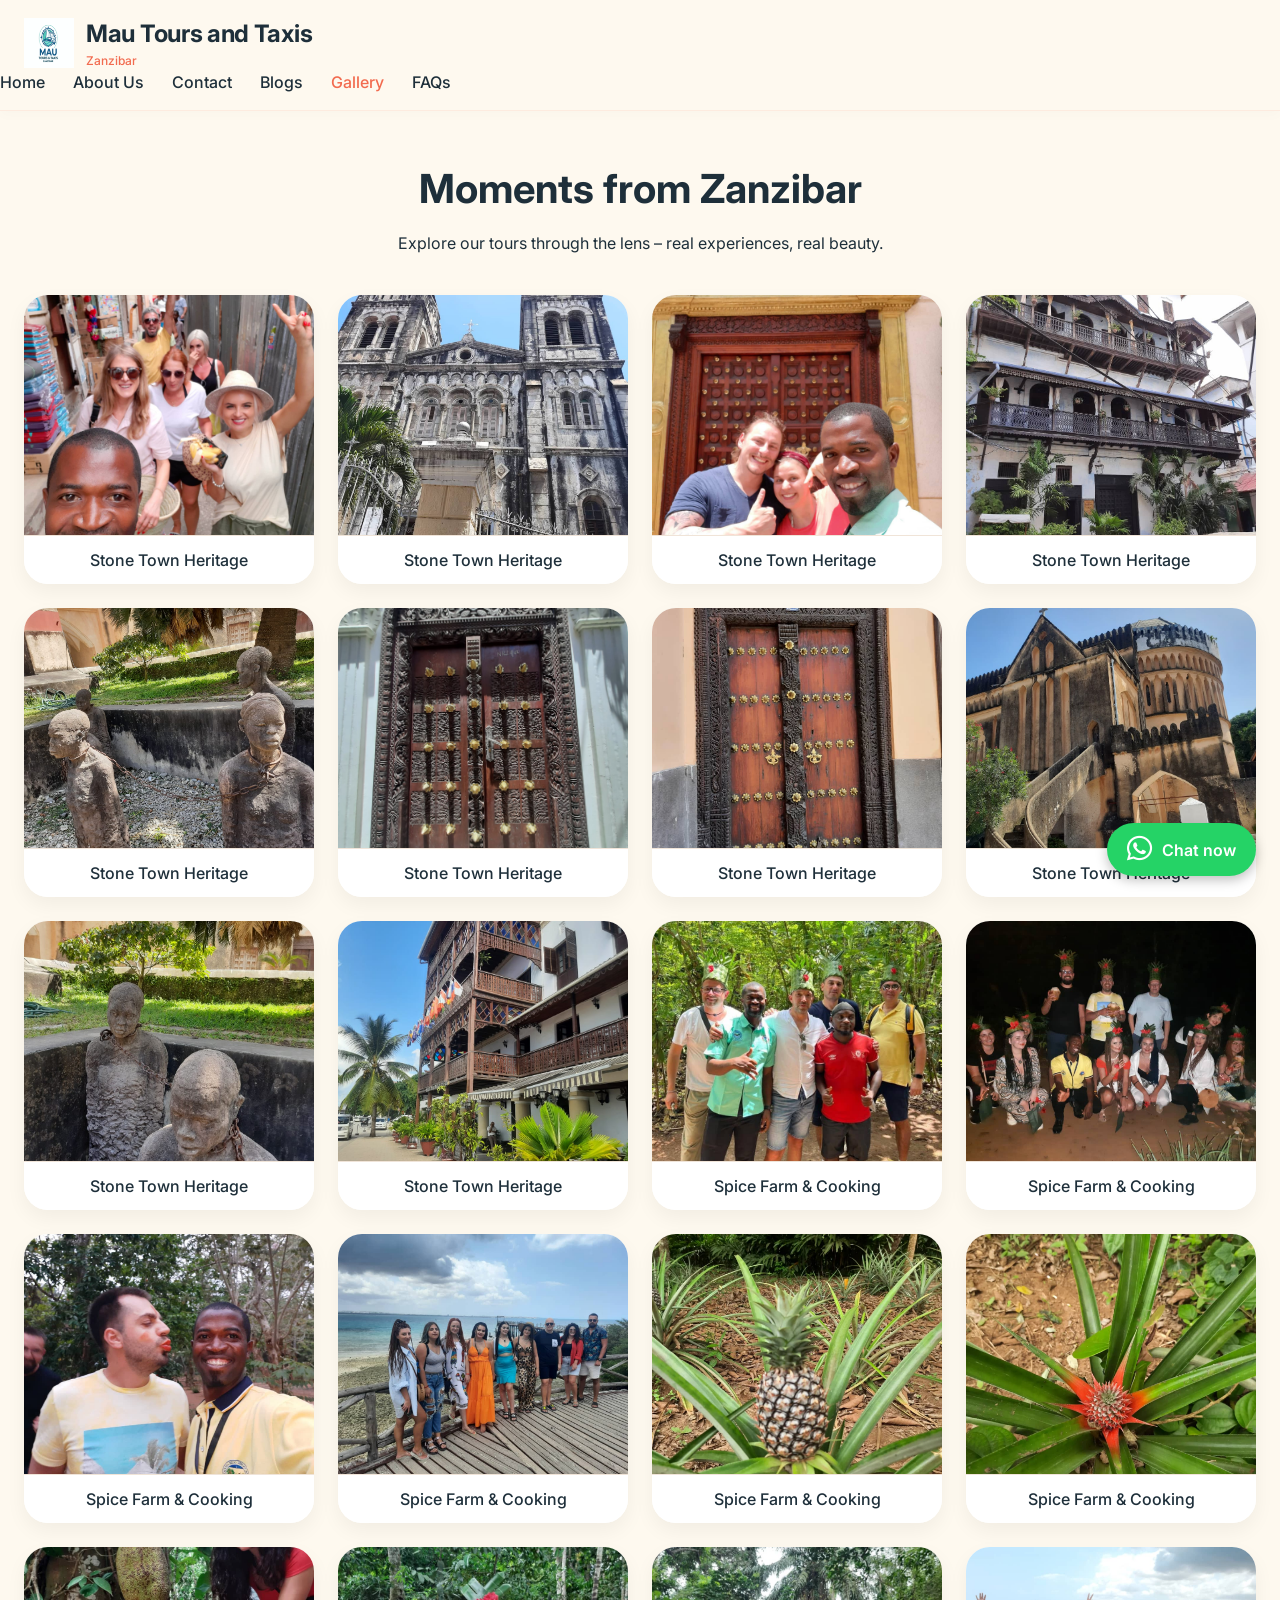
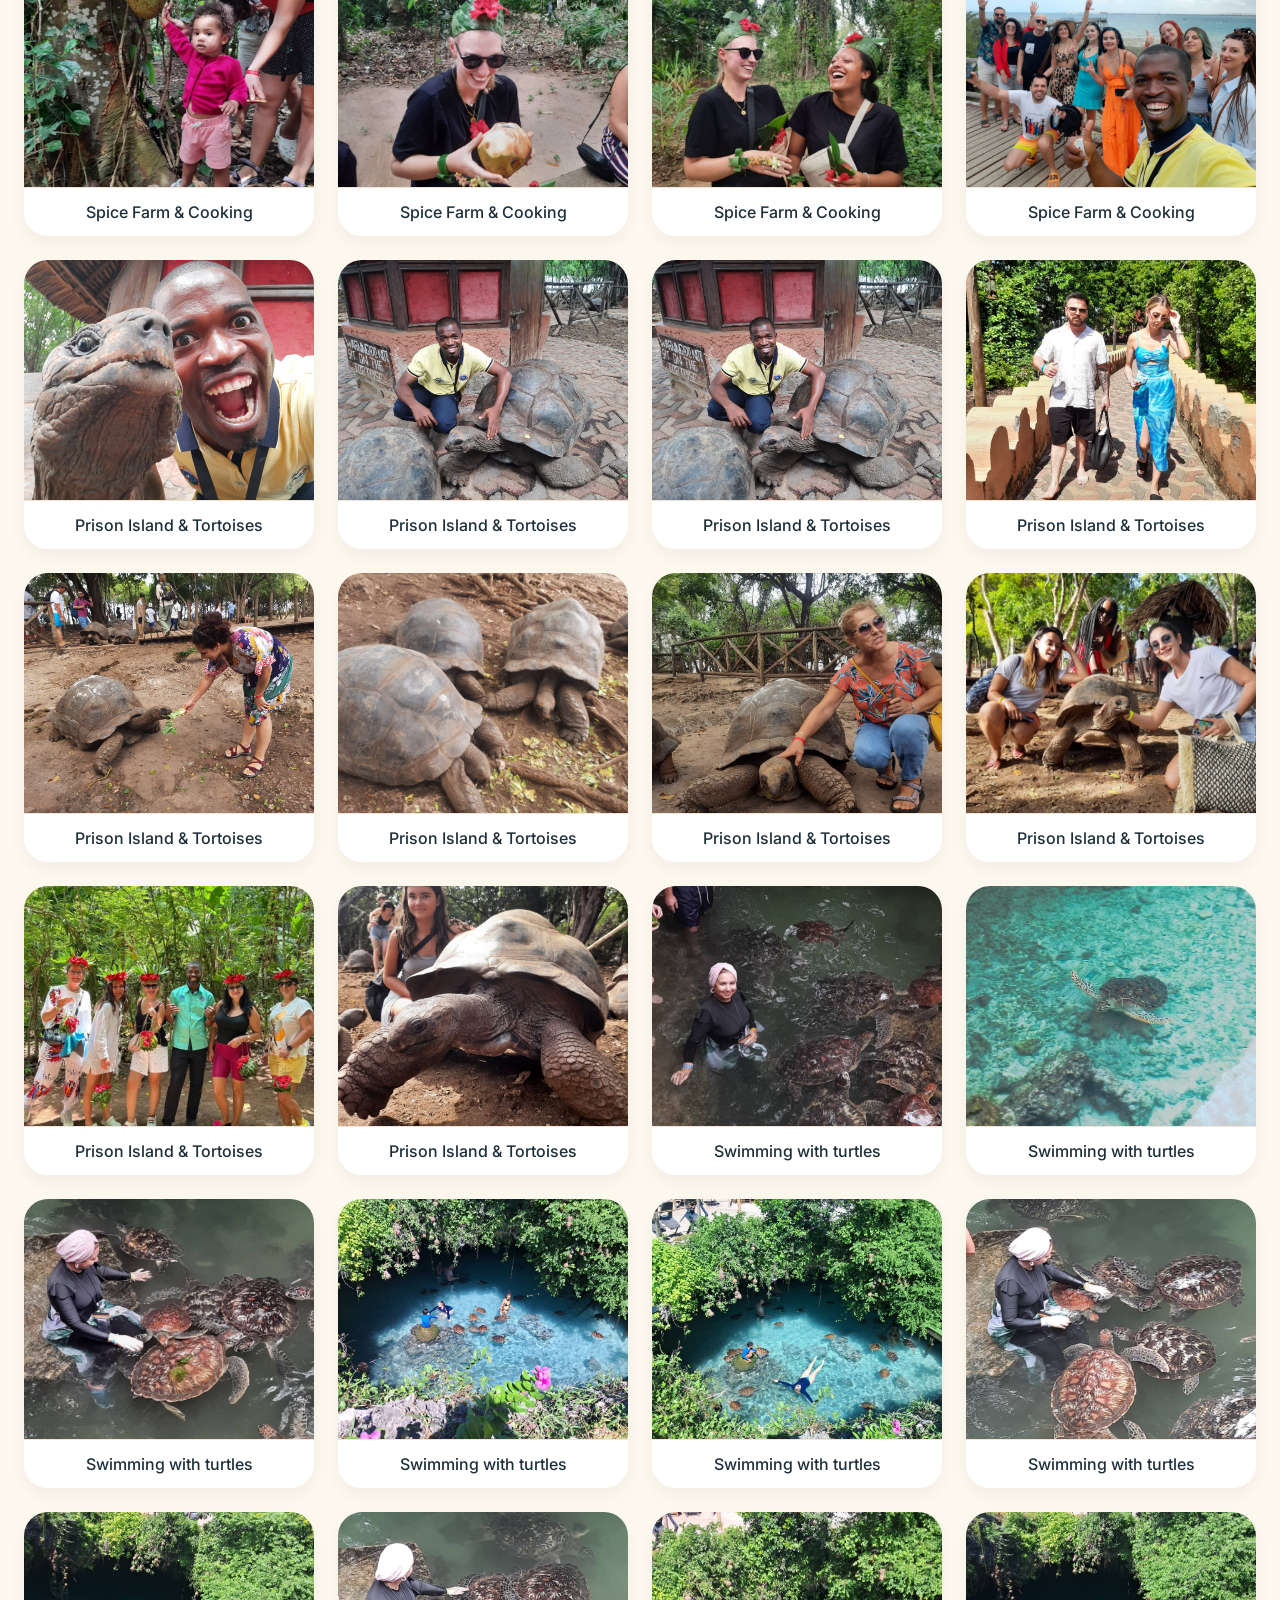
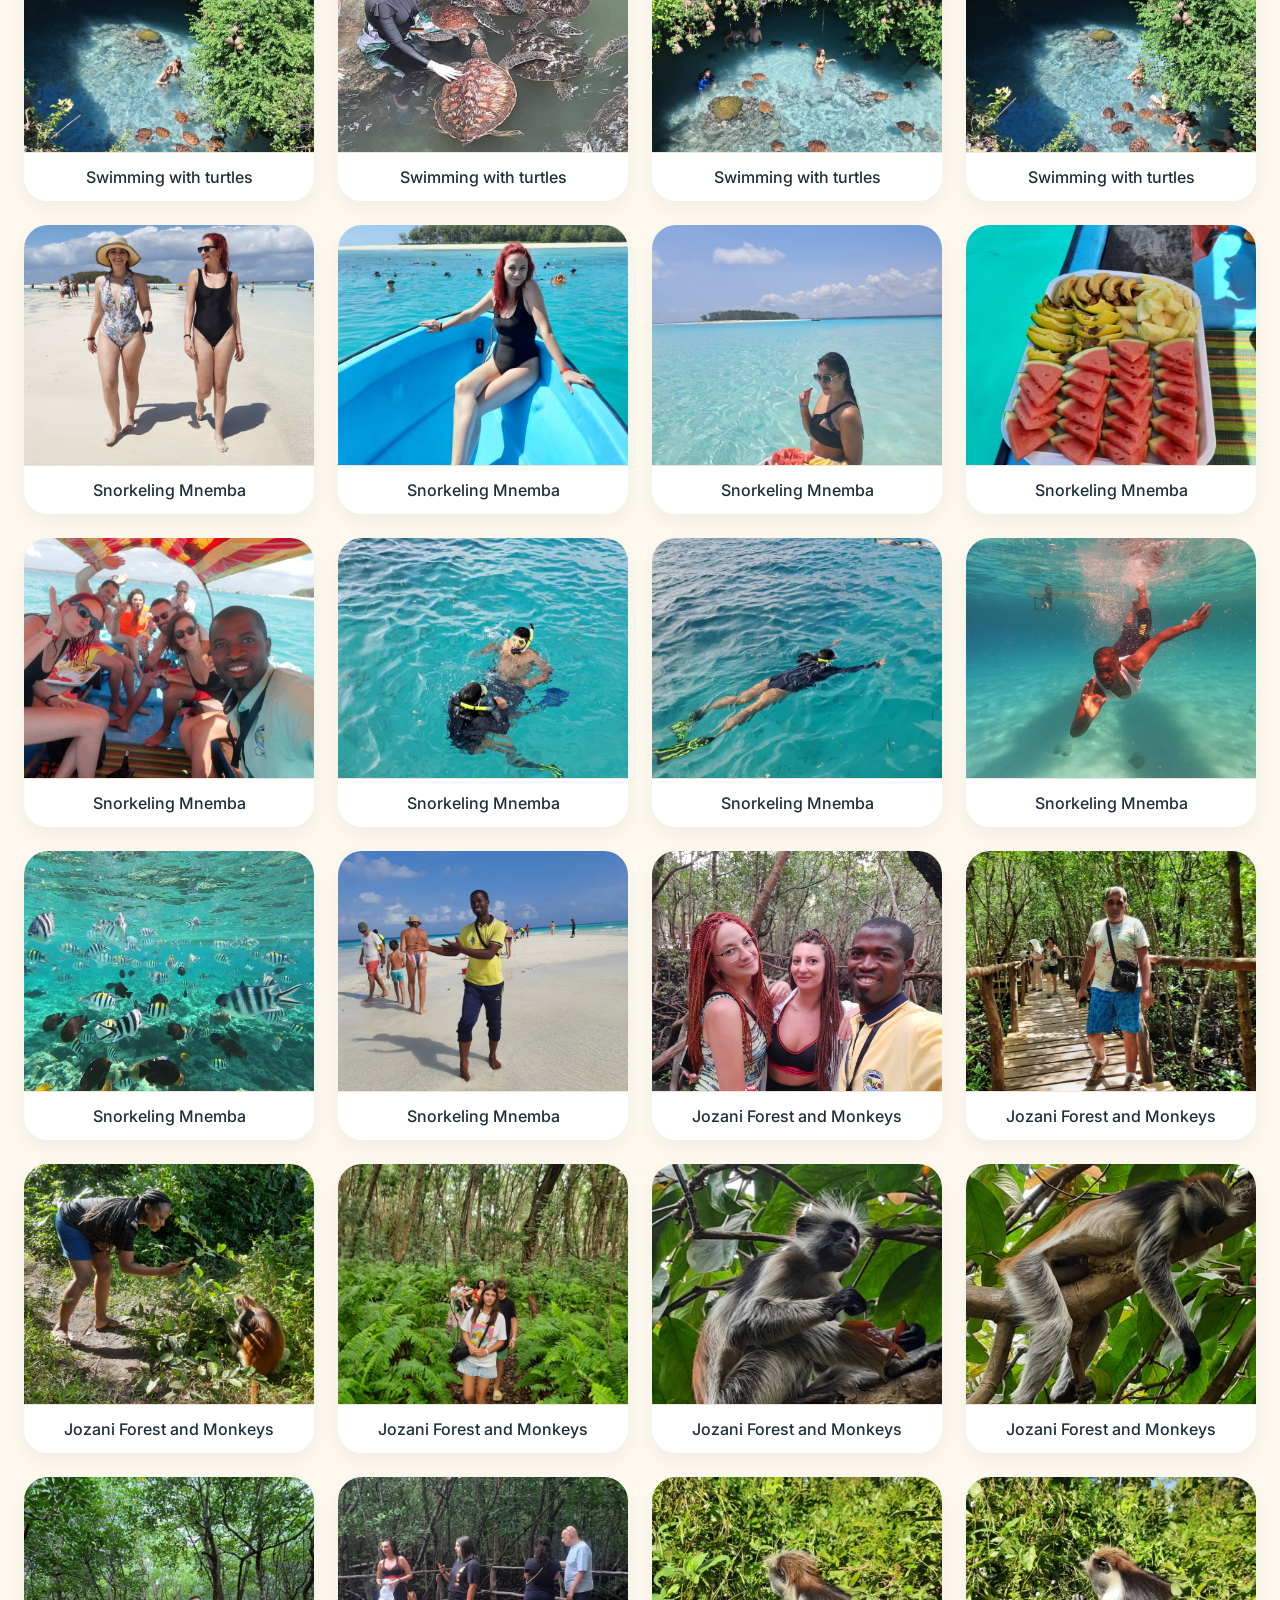
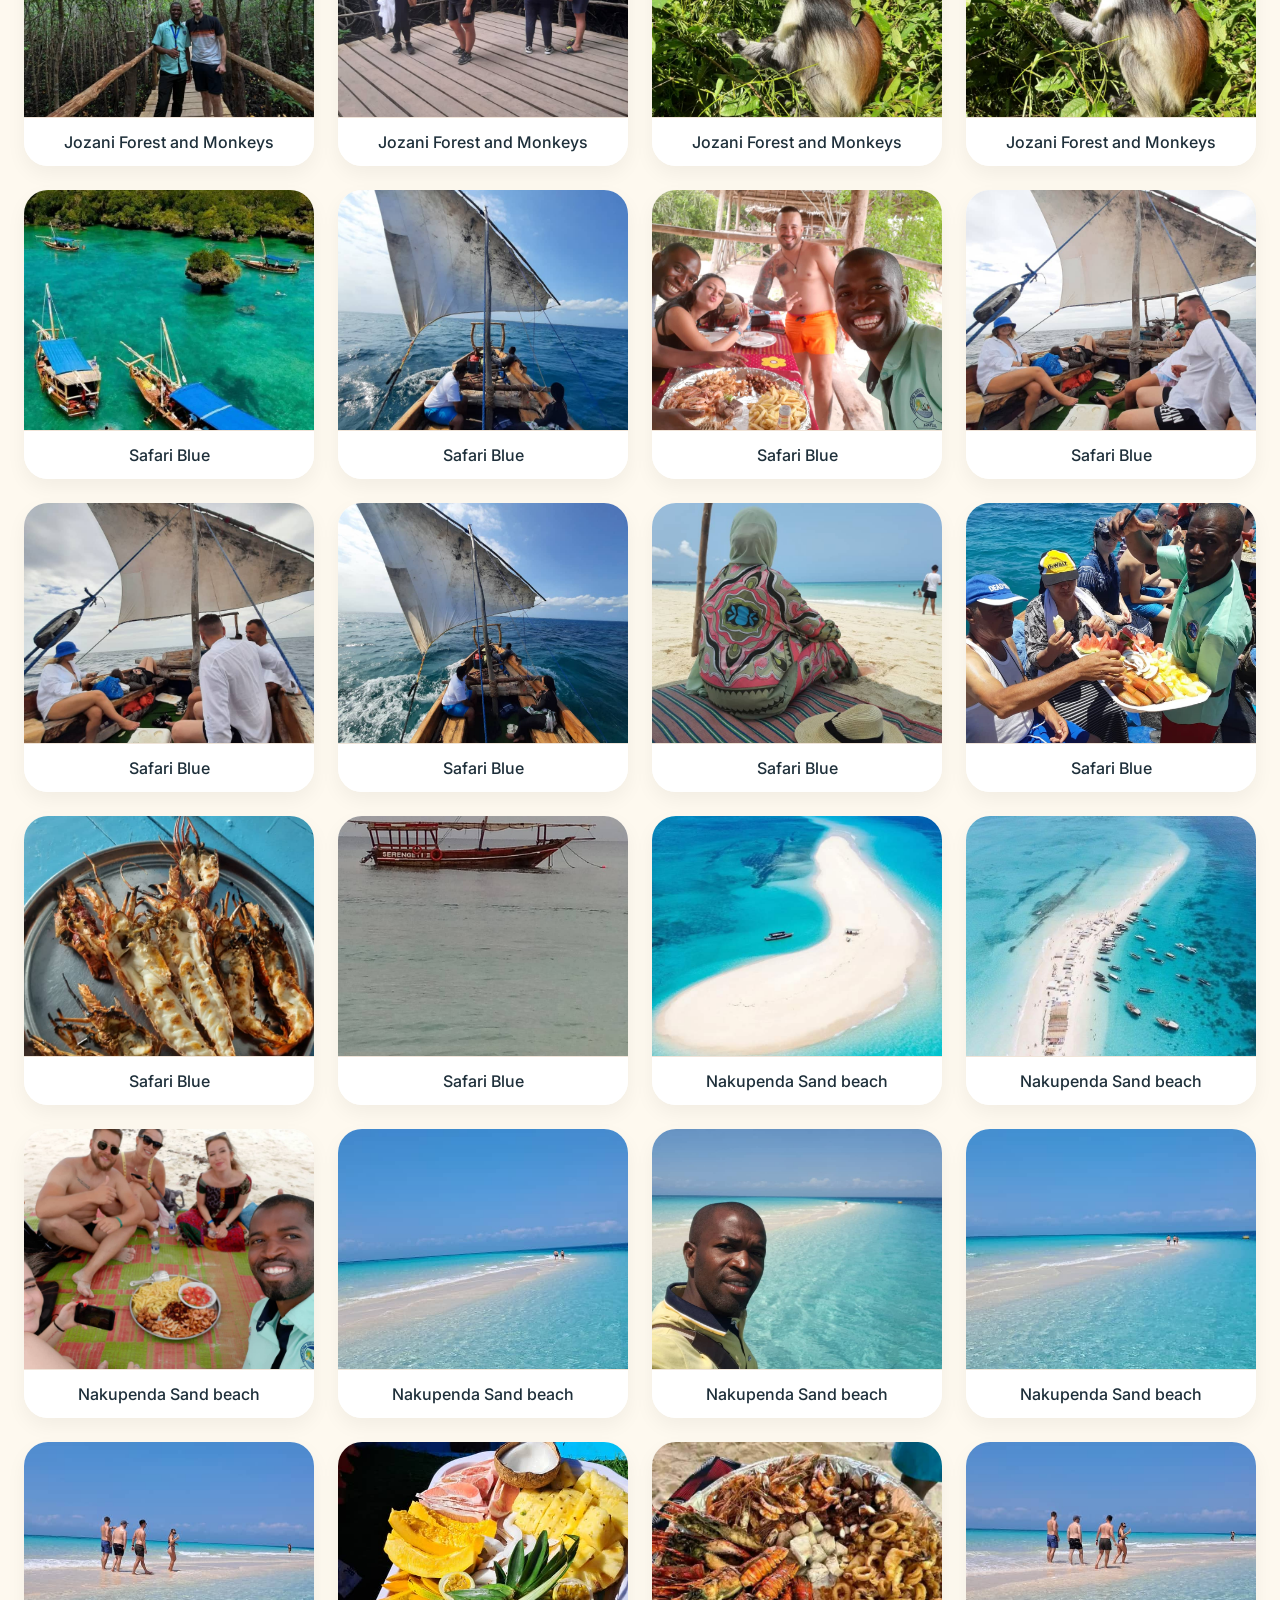
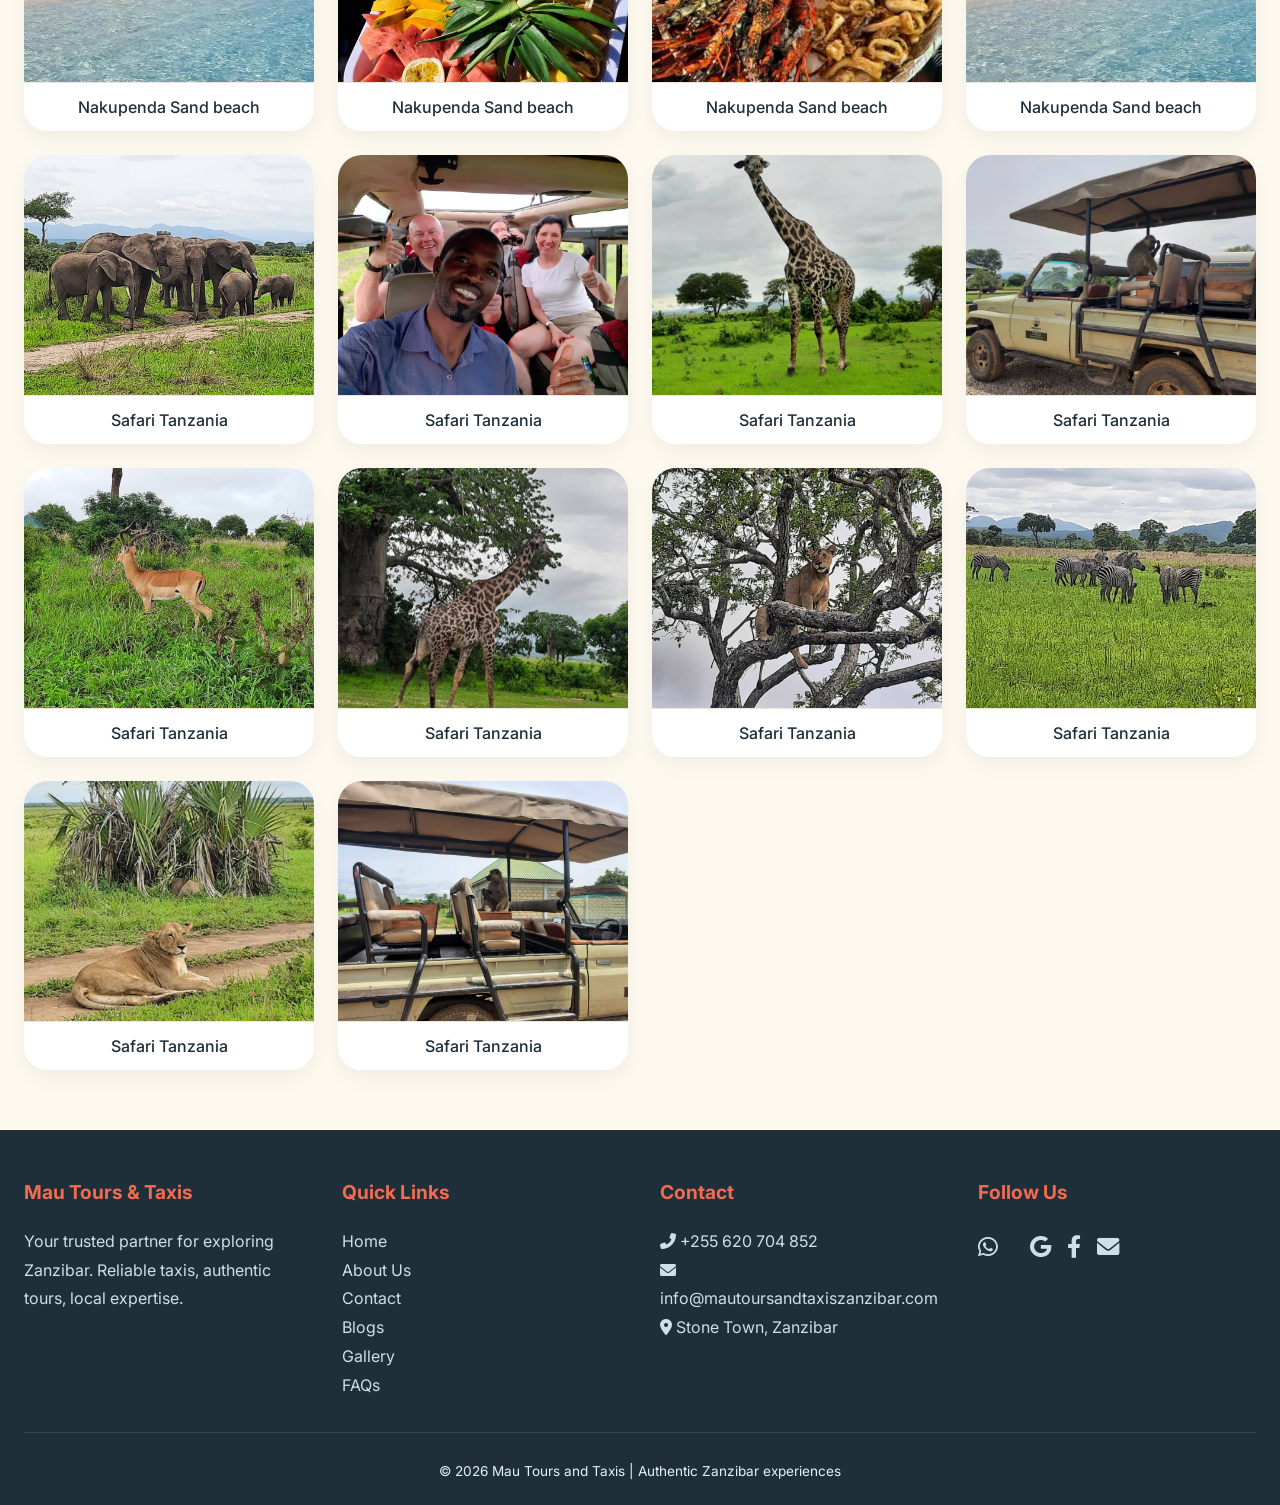
<file: gallery.html>
<!doctype html>
<html lang="en">
  <head>
    <meta charset="UTF-8" />
    <meta name="viewport" content="width=device-width, initial-scale=1.0" />
    <meta
      name="description"
      content="Mau Tours and Taxis – Your trusted Zanzibar travel partner. Tours, taxis, and authentic island experiences."
    />
    <meta name="keywords" content="Zanzibar tours, taxi service, local guides, Stone Town, spice tour, sunset cruise, best zanzibar tour guide, Zanzibar best tour guide" />
    <meta name="twitter:card" content="summary_large_image" />
    <meta name="twitter:title" content="Mau Tours and Taxis | Zanzibar" />
    <meta name="twitter:description" content="Your trusted Zanzibar travel partner. Tours, taxis, and authentic island experiences." />
    <meta name="twitter:image" content="./images/turtles/img1.jpg" />
    <title>Mau Tours and Taxis | Gallery</title>
    <link rel="icon" href="./logo.png" sizes="96x96" type="image/png" />
    <link rel="canonical" href="https://www.mautoursandtaxiszanzibar.com/gallery.html" />
    <link
      href="https://fonts.googleapis.com/css2?family=Inter:opsz,wght@14..32,300;400;500;600;700&display=swap"
      rel="stylesheet"
    />
    <link
      rel="stylesheet"
      href="https://cdnjs.cloudflare.com/ajax/libs/font-awesome/6.0.0-beta3/css/all.min.css"
    />
    <link rel="stylesheet" href="styles/gallery.css" />
    <link rel="stylesheet" href="styles/index.css" />
    
  </head>
  <body>
    <header>
      <div class="container nav-flex">
        <a href="index.html" class="logo-link">
          <div class="logo-area">
            <img
              src="logo.png"
              alt="Mau Tours and Taxis Logo"
              class="logo-img"
            />
            <div class="logo-text">
              <h1 class="typewriter-title"></h1>
              <span>Zanzibar</span>
            </div>
          </div>
        </a>
        </div>
        <div class="menu-toggle" id="mobileToggle">
          <i class="fas fa-bars"></i>
        </div>
        <ul class="nav-links" id="navMenu">
          <li><a href="index.html">Home</a></li>
          <li><a href="about.html">About Us</a></li>
          <li><a href="contact.html">Contact</a></li>
          <li><a href="blogs.html">Blogs</a></li>
          <li><a href="gallery.html" class="active">Gallery</a></li>
          <li><a href="faqs.html">FAQs</a></li>
        </ul>
      </div>
    </header>

    <main>
      <div class="container">
        <div class="gallery-header">
          <h1>Moments from Zanzibar</h1>
          <p>
            Explore our tours through the lens – real experiences, real beauty.
          </p>
        </div>

        <div id="gallery-container" class="gallery-grid"></div>
      </div>
    </main>

    <!-- Modal -->
    <div id="imageModal" class="modal">
      <button class="close-modal">&times;</button>
      <img class="modal-content" id="modalImage" />
    </div>

    <footer>
      <div class="container">
        <div class="footer-grid">
          <div class="footer-col">
            <h4>Mau Tours & Taxis</h4>
            <p>
              Your trusted partner for exploring Zanzibar. Reliable taxis,
              authentic tours, local expertise.
            </p>
          </div>
          <div class="footer-col">
            <h4>Quick Links</h4>
            <a href="index.html">Home</a><a href="about.html">About Us</a
            ><a href="contact.html">Contact</a><a href="blogs.html">Blogs</a
            ><a href="gallery.html">Gallery</a><a href="faqs.html">FAQs</a>
          </div>
          <div class="footer-col">
            <h4>Contact</h4>
            <p><i class="fas fa-phone-alt"></i> +255 620 704 852</p>
            <p><i class="fas fa-envelope"></i> info@mautoursandtaxiszanzibar.com</p>
            <p><i class="fas fa-map-marker-alt"></i> Stone Town, Zanzibar</p>
          </div>
          <div class="footer-col">
            <h4>Follow Us</h4>
            <div class="social-icons">
              <a href="https://wa.me/255620704852?text=Hello%20Mau%20Tours!%20I%20have%20a%20question%20about%20Zanzibar."><i class="fab fa-whatsapp"></i></a
              ><a
                href="https://www.tripadvisor.com/Attraction_Review-g482884-d23481602-Reviews-Bohora_Tours-Zanzibar_Island_Zanzibar_Archipelago.html"
                ><i class="fab fa-tripadvisor"></i></a
              ><a href="https://www.google.com"><i class="fab fa-google"></i></a
              ><a href="https://web.facebook.com/people/bohora_tours_zanzibar/100075915383813/?_rdc=1&_rdr#" target="_blank"><i class="fab fa-facebook-f"></i></a
              ><a href="mailto:info@mautoursandtaxiszanzibar.com"><i class="fas fa-envelope"></i></a>
            </div>
          </div>
        </div>
        <div class="copyright">
          <p>© 2026 Mau Tours and Taxis | Authentic Zanzibar experiences</p>
        </div>
      </div>
    </footer>

    <!-- Floating WhatsApp -->
    <a
      href="https://wa.me/255620704852?text=Hello%20Mau%20Tours!%20I%20love%20the%20gallery%20photos!"
      class="whatsapp-float"
      target="_blank"
      rel="noopener noreferrer"
      ><i class="fab fa-whatsapp"></i
      ><span class="whatsapp-text">Chat now</span></a
    >

    <script src="scripts/gallery.js"></script>
    <script>
      // Typewriter effect for header (same as other pages)
      const typewriterElement = document.querySelector(".typewriter-title");
      const text = "Mau Tours and Taxis";
      let i = 0;
      function typeWriter() {
        if (i < text.length) {
          typewriterElement.innerHTML += text.charAt(i);
          i++;
          setTimeout(typeWriter, 100);
        }
      }
      typeWriter();
      // Mobile menu toggle
      const toggleBtn = document.getElementById("mobileToggle");
      const navMenu = document.getElementById("navMenu");
      toggleBtn.addEventListener("click", () =>
        navMenu.classList.toggle("active"),
      );

      // Modal close handlers (also defined in gallery.js, but ensure they work)
      const modal = document.getElementById("imageModal");
      const closeBtn = document.querySelector(".close-modal");
      closeBtn.onclick = () => (modal.style.display = "none");
      modal.onclick = (e) => {
        if (e.target === modal) modal.style.display = "none";
      };
    </script>
  </body>
</html>
</file>
<file: styles/index.css>
/* styles/index.css */
* {
    margin: 0;
    padding: 0;
    box-sizing: border-box;
}

body {
    font-family: 'Inter', sans-serif;
    background-color: #FEF9EF;
    color: #1E2F3A;
    line-height: 1.5;
}

.container {
    max-width: 1280px;
    margin: 0 auto;
    padding: 0 24px;
}

/* Buttons */
.btn-primary {
    display: inline-block;
    background-color: #F26B4F;
    color: white;
    font-weight: 600;
    padding: 12px 28px;
    border-radius: 50px;
    text-decoration: none;
    transition: all 0.3s ease;
    border: none;
    cursor: pointer;
}
.btn-primary:hover {
    background-color: #e05538;
    transform: translateY(-2px);
}
.btn-outline {
    display: inline-block;
    background-color: transparent;
    color: #F26B4F;
    font-weight: 600;
    padding: 8px 20px;
    border-radius: 50px;
    text-decoration: none;
    border: 2px solid #F26B4F;
    transition: 0.2s;
}
.btn-outline:hover {
    background-color: #F26B4F;
    color: white;
}
.small {
    padding: 6px 16px;
    font-size: 0.85rem;
}

/* Header & Navigation */
header {
    background-color: #FEF9EF;
    padding: 16px 0;
    position: sticky;
    top: 0;
    z-index: 100;
    box-shadow: 0 4px 12px rgba(0,0,0,0.02);
    border-bottom: 1px solid rgba(242,107,79,0.1);
}
.nav-flex {
    display: flex;
    justify-content: space-between;
    align-items: center;
    flex-wrap: wrap;
}
.logo-link {
    display: flex;
    align-items: center;
    gap: 12px;
    text-decoration: none;
}
.logo-area {
    display: flex;
    align-items: center;
    gap: 12px;
}
.logo-img {
    width: 50px;
    height: 50px;
    object-fit: contain;
}
.logo-text h1 {
    font-size: 1.5rem;
    font-weight: 700;
    color: #1E2F3A;
    letter-spacing: -0.3px;
    min-width: 220px;
}
.logo-text span {
    font-size: 0.75rem;
    color: #F26B4F;
    font-weight: 500;
    display: block;
}
.nav-links {
    display: flex;
    gap: 28px;
    list-style: none;
}
.nav-links a {
    text-decoration: none;
    font-weight: 500;
    color: #1E2F3A;
    transition: 0.2s;
}
.nav-links a:hover, .nav-links a.active {
    color: #F26B4F;
}
.menu-toggle {
    display: none;
    font-size: 1.8rem;
    cursor: pointer;
    color: #1E2F3A;
}

/* Hero Section */
.hero {
    background-image: url('../images/tours/blue-safari/img1.jpg');
    background-size: cover;
    background-position: center 40%;
    height: 500px;
    position: relative;
    margin-bottom: 40px;
}
.hero-overlay {
    background: linear-gradient(0deg, rgba(30,47,58,0.7), rgba(30,47,58,0.4));
    width: 100%;
    height: 100%;
    display: flex;
    align-items: center;
    text-align: center;
}
.hero-content {
    color: white;
    text-shadow: 0 2px 8px rgba(0,0,0,0.3);
}
.hero-content h2 {
    font-size: 2.8rem;
    margin-bottom: 16px;
}
.hero-content p {
    font-size: 1.2rem;
    max-width: 600px;
    margin: 0 auto 24px;
}

/* Section Titles */
.section-title {
    text-align: center;
    font-size: 2.2rem;
    margin: 60px 0 12px;
    color: #1E2F3A;
}
.section-sub {
    text-align: center;
    color: #5F6C75;
    margin-bottom: 40px;
}

/* Reviews Carousel */
.reviews-section {
    margin: 60px auto;
}
.reviews-carousel {
    display: flex;
    flex-wrap: wrap;
    justify-content: center;
    gap: 30px;
    margin: 40px 0 24px;
}
.review-card {
    background: white;
    border-radius: 28px;
    padding: 28px;
    width: 300px;
    flex: 1 1 280px;
    box-shadow: 0 12px 24px rgba(0,0,0,0.05);
    transition: 0.2s;
}
.review-stars {
    color: #FFB347;
    font-size: 1.2rem;
    margin-bottom: 12px;
}
.review-text {
    font-style: italic;
    color: #2c3e4e;
    margin: 15px 0;
}
.review-author {
    font-weight: 600;
    color: #F26B4F;
    margin-bottom: 12px;
}
.review-links a {
    font-size: 0.85rem;
    color: #3B9C9C;
    text-decoration: none;
}
.review-links a:hover {
    text-decoration: underline;
}
.reviews-footer {
    text-align: center;
    display: flex;
    gap: 16px;
    justify-content: center;
    margin-top: 16px;
}

/* Invite grid */
.invite-grid {
    display: grid;
    grid-template-columns: repeat(auto-fit, minmax(240px, 1fr));
    gap: 30px;
    margin: 60px 0;
}
.invite-card {
    background: white;
    border-radius: 28px;
    padding: 32px 24px;
    text-align: center;
    box-shadow: 0 8px 20px rgba(0,0,0,0.04);
    transition: 0.2s;
}
.invite-card i {
    font-size: 2.2rem;
    color: #F26B4F;
    margin-bottom: 16px;
}
.invite-card h3 {
    font-size: 1.4rem;
    margin-bottom: 12px;
}
.invite-card p {
    color: #3E5A6B;
    margin-bottom: 20px;
}

/* Footer */
footer {
    background-color: #1E2F3A;
    color: #E9F0F3;
    padding: 48px 0 24px;
    margin-top: 40px;
}
.footer-grid {
    display: grid;
    grid-template-columns: repeat(auto-fit, minmax(220px, 1fr));
    gap: 40px;
    margin-bottom: 32px;
}
.footer-col h4 {
    font-size: 1.2rem;
    margin-bottom: 20px;
    color: #F26B4F;
}
.footer-col p, .footer-col a {
    color: #cfdfe6;
    text-decoration: none;
    line-height: 1.8;
    display: block;
}
.footer-col a:hover {
    color: #F26B4F;
}
.social-icons {
    display: flex;
    gap: 16px;
    flex-wrap: wrap;
}
.social-icons a {
    font-size: 1.4rem;
}
.copyright {
    text-align: center;
    padding-top: 28px;
    border-top: 1px solid rgba(255,255,255,0.1);
    font-size: 0.85rem;
}

/* Floating WhatsApp */
.whatsapp-float {
    position: fixed;
    bottom: 24px;
    right: 24px;
    background-color: #25D366;
    color: white;
    padding: 12px 20px;
    border-radius: 60px;
    display: flex;
    align-items: center;
    gap: 10px;
    text-decoration: none;
    font-weight: 600;
    box-shadow: 0 4px 12px rgba(0,0,0,0.25);
    z-index: 999;
    transition: 0.2s;
}
.whatsapp-float i {
    font-size: 1.8rem;
}
.whatsapp-text {
    font-size: 1rem;
}
.whatsapp-float:hover {
    background-color: #20b859;
    transform: scale(1.05);
}

/* Responsive */
@media (max-width: 768px) {
    .menu-toggle {
        display: block;
    }
    .nav-links {
        display: none;
        width: 100%;
        flex-direction: column;
        background: #FEF9EF;
        padding: 20px 0;
        gap: 20px;
        text-align: center;
    }
    .nav-links.active {
        display: flex;
    }
    .hero {
        height: 400px;
    }
    .hero-content h2 {
        font-size: 2rem;
    }
    .section-title {
        font-size: 1.8rem;
    }
    .reviews-carousel {
        flex-direction: column;
        align-items: center;
    }
    .whatsapp-float {
        padding: 10px 16px;
        bottom: 16px;
        right: 16px;
    }
    .whatsapp-text {
        font-size: 0.9rem;
    }
}
</file>
<file: styles/tours.css>
/* Container for tours */
.tours-grid {
  display: grid;
  grid-template-columns: repeat(auto-fill, minmax(280px, 1fr));
  gap: 30px;
  margin: 40px 0;
}

/* Tour Card */
.tour-card {
  background: white;
  border-radius: 24px;
  overflow: hidden;
  box-shadow: 0 10px 20px rgba(0,0,0,0.05);
  transition: transform 0.25s ease, box-shadow 0.25s ease;
  cursor: pointer;
}

.tour-card:hover {
  transform: translateY(-6px);
  box-shadow: 0 20px 30px rgba(0,0,0,0.1);
}

.tour-card-img {
  width: 100%;
  height: 220px;
  object-fit: cover;
  display: block;
}

.tour-card-body {
  padding: 20px;
}

.tour-card-title {
  font-size: 1.4rem;
  margin-bottom: 8px;
  color: #1E2F3A;
}

.tour-card-desc {
  color: #3E5A6B;
  line-height: 1.4;
  font-size: 0.95rem;
}

/* Modal overlay */
.tour-modal {
  display: none;
  position: fixed;
  z-index: 1000;
  left: 0;
  top: 0;
  width: 100%;
  height: 100%;
  background-color: rgba(0, 0, 0, 0.8);
  align-items: center;
  justify-content: center;
  overflow-y: auto;
  padding: 20px;
}

.tour-modal-content {
  background-color: #FEF9EF;
  max-width: 700px;
  width: 90%;
  border-radius: 32px;
  position: relative;
  padding: 30px;
  max-height: 90vh;
  overflow-y: auto;
  box-shadow: 0 20px 35px rgba(0,0,0,0.2);
}

.tour-modal-close {
  position: absolute;
  top: 20px;
  right: 25px;
  font-size: 2rem;
  font-weight: bold;
  cursor: pointer;
  color: #1E2F3A;
  transition: 0.2s;
}

.tour-modal-close:hover {
  color: #F26B4F;
}

.tour-modal-img {
  width: 100%;
  max-height: 350px;
  object-fit: cover;
  border-radius: 24px;
  margin-bottom: 20px;
}

.tour-modal-content h2 {
  font-size: 1.8rem;
  margin-bottom: 16px;
  color: #1E2F3A;
}

.tour-modal-description {
  font-size: 1rem;
  line-height: 1.6;
  color: #2c3e4e;
  margin-bottom: 30px;
}

.tour-modal-actions {
  display: flex;
  gap: 16px;
  flex-wrap: wrap;
  justify-content: center;
  margin-top: 10px;
}

.btn-interested, .btn-booknow {
  display: inline-block;
  padding: 12px 28px;
  border-radius: 50px;
  font-weight: 600;
  text-decoration: none;
  text-align: center;
  transition: all 0.2s;
  border: none;
  cursor: pointer;
  font-size: 1rem;
}

.btn-interested {
  background-color: #3B9C9C;
  color: white;
}

.btn-interested:hover {
  background-color: #2f7c7c;
  transform: translateY(-2px);
}

.btn-booknow {
  background-color: #F26B4F;
  color: white;
}

.btn-booknow:hover {
  background-color: #e05538;
  transform: translateY(-2px);
}

/* Responsive */
@media (max-width: 768px) {
  .tour-modal-content {
    padding: 20px;
    width: 95%;
  }
  .tour-modal-content h2 {
    font-size: 1.5rem;
  }
  .btn-interested, .btn-booknow {
    padding: 10px 20px;
    font-size: 0.9rem;
  }
}
</file>
<file: styles/about.css>
.about-hero {
  background: linear-gradient(135deg, #fef9ef 0%, #fff3e5 100%);
  padding: 60px 0;
  text-align: center;
  margin-bottom: 40px;
}
.about-hero h1 {
  font-size: 2.8rem;
  color: #1e2f3a;
  margin-bottom: 16px;
}
.about-hero p {
  font-size: 1.2rem;
  max-width: 700px;
  margin: 0 auto;
  color: #5f6c75;
}
.reasons-grid {
  display: grid;
  grid-template-columns: repeat(auto-fit, minmax(280px, 1fr));
  gap: 32px;
  margin: 50px 0;
}
.reason-card {
  background: white;
  border-radius: 28px;
  padding: 32px 24px;
  text-align: center;
  box-shadow: 0 8px 20px rgba(0, 0, 0, 0.04);
  transition: 0.2s;
}
.reason-card:hover {
  transform: translateY(-5px);
}
.reason-icon {
  font-size: 2.5rem;
  color: #f26b4f;
  margin-bottom: 20px;
}
.reason-card h3 {
  font-size: 1.5rem;
  margin-bottom: 12px;
}
.reason-card p {
  color: #3e5a6b;
  line-height: 1.6;
}
.story-section {
  background: white;
  border-radius: 32px;
  padding: 48px;
  margin: 40px 0;
  box-shadow: 0 8px 24px rgba(0, 0, 0, 0.05);
}
.story-section h2 {
  font-size: 2rem;
  margin-bottom: 20px;
  color: #1e2f3a;
}
.stats-grid {
  display: flex;
  flex-wrap: wrap;
  justify-content: space-around;
  gap: 30px;
  margin: 50px 0;
  text-align: center;
}
.stat {
  flex: 1;
  min-width: 150px;
}
.stat-number {
  font-size: 2.5rem;
  font-weight: 700;
  color: #f26b4f;
}
@media (max-width: 768px) {
  .about-hero h1 {
    font-size: 2rem;
  }
  .story-section {
    padding: 28px;
  }
}
</file>
<file: styles/contact.css>
.contact-hero {
  background: linear-gradient(135deg, #fef9ef 0%, #fff3e5 100%);
  padding: 60px 0;
  text-align: center;
}
.contact-hero h1 {
  font-size: 2.5rem;
  margin-bottom: 12px;
}
.contact-grid {
  display: grid;
  grid-template-columns: 1fr 1fr;
  gap: 40px;
  margin: 50px auto;
  max-width: 1100px;
}
.contact-form-container,
.interested-tours-container {
  background: white;
  border-radius: 32px;
  padding: 32px;
  box-shadow: 0 12px 30px rgba(0, 0, 0, 0.05);
}
.interested-tours-container h3 {
  font-size: 1.6rem;
  margin-bottom: 16px;
  color: #1e2f3a;
}
.interested-list {
  list-style: none;
  margin: 20px 0;
}
.interested-item {
  display: flex;
  justify-content: space-between;
  align-items: center;
  background: #fef9ef;
  padding: 12px 16px;
  border-radius: 60px;
  margin-bottom: 12px;
  border: 1px solid #f0e4d8;
}
.interested-item span {
  font-weight: 500;
}
.remove-tour {
  background: none;
  border: none;
  color: #f26b4f;
  cursor: pointer;
  font-size: 1.2rem;
  transition: 0.2s;
}
.remove-tour:hover {
  color: #c04e35;
  transform: scale(1.1);
}
.empty-message {
  color: #5f6c75;
  font-style: italic;
  padding: 16px 0;
}
.form-group {
  margin-bottom: 24px;
}
.form-group label {
  display: block;
  font-weight: 600;
  margin-bottom: 8px;
  color: #1e2f3a;
}
.form-group input,
.form-group textarea,
.form-group select {
  width: 100%;
  padding: 12px 16px;
  border: 1px solid #e0cfc0;
  border-radius: 28px;
  font-family: inherit;
  font-size: 1rem;
  background-color: #fef9ef;
  transition: 0.2s;
}
.form-group input:focus,
.form-group textarea:focus,
.form-group select:focus {
  outline: none;
  border-color: #f26b4f;
  box-shadow: 0 0 0 3px rgba(242, 107, 79, 0.2);
}
.action-buttons {
  display: flex;
  flex-wrap: wrap;
  gap: 16px;
  justify-content: center;
  margin-top: 32px;
}
.action-btn {
  display: inline-flex;
  align-items: center;
  gap: 10px;
  background: white;
  border: 1px solid #f26b4f;
  padding: 12px 24px;
  border-radius: 50px;
  text-decoration: none;
  font-weight: 600;
  color: #f26b4f;
  transition: 0.2s;
  cursor: pointer;
}
.action-btn i {
  font-size: 1.2rem;
}
.action-btn:hover {
  background: #f26b4f;
  color: white;
  transform: translateY(-2px);
}
@media (max-width: 900px) {
  .contact-grid {
    grid-template-columns: 1fr;
    gap: 30px;
    padding: 0 20px;
  }
}
@media (max-width: 768px) {
  .contact-hero h1 {
    font-size: 2rem;
  }
  .contact-form-container,
  .interested-tours-container {
    padding: 24px;
  }
}
</file>
<file: styles/faqs.css>
.faqs-hero {
  background: linear-gradient(135deg, #fef9ef 0%, #fff3e5 100%);
  padding: 60px 0;
  text-align: center;
}
.faqs-hero h1 {
  font-size: 2.5rem;
  margin-bottom: 12px;
}
.faqs-container {
  max-width: 800px;
  margin: 50px auto;
}
.accordion-item {
  background: white;
  border-radius: 24px;
  margin-bottom: 16px;
  box-shadow: 0 4px 12px rgba(0, 0, 0, 0.03);
  overflow: hidden;
}
.accordion-question {
  background: white;
  padding: 20px 24px;
  font-size: 1.1rem;
  font-weight: 600;
  cursor: pointer;
  display: flex;
  justify-content: space-between;
  align-items: center;
  transition: 0.2s;
  border-bottom: 1px solid #f0e4d8;
}
.accordion-question:hover {
  background-color: #fff6ed;
}
.accordion-question i {
  color: #f26b4f;
  transition: transform 0.3s;
}
.accordion-answer {
  max-height: 0;
  overflow: hidden;
  transition: max-height 0.3s ease-out;
  padding: 0 24px;
  color: #3e5a6b;
  line-height: 1.6;
}
.accordion-item.active .accordion-answer {
  max-height: 300px;
  padding: 20px 24px;
}
.accordion-item.active .accordion-question i {
  transform: rotate(180deg);
}
@media (max-width: 768px) {
  .faqs-hero h1 {
    font-size: 2rem;
  }
  .accordion-question {
    padding: 16px 20px;
    font-size: 1rem;
  }
}
</file>
<file: styles/gallery.css>
.gallery-header {
  text-align: center;
  margin: 48px 0 32px;
}
.gallery-header h1 {
  font-size: 2.5rem;
  margin-bottom: 12px;
}
.gallery-grid {
  display: grid;
  grid-template-columns: repeat(auto-fill, minmax(280px, 1fr));
  gap: 24px;
  margin: 40px 0 60px;
}
.gallery-card {
  background: white;
  border-radius: 24px;
  overflow: hidden;
  box-shadow: 0 8px 20px rgba(0, 0, 0, 0.05);
  cursor: pointer;
  transition:
    transform 0.2s,
    box-shadow 0.2s;
}
.gallery-card:hover {
  transform: translateY(-4px);
  box-shadow: 0 16px 28px rgba(0, 0, 0, 0.1);
}
.gallery-card img {
  width: 100%;
  height: 240px;
  object-fit: cover;
  display: block;
}
.gallery-card-caption {
  padding: 12px 16px;
  font-weight: 500;
  text-align: center;
  color: #1e2f3a;
  background: white;
  border-top: 1px solid #f0e4d8;
}
.loading,
.no-images {
  text-align: center;
  padding: 60px;
  color: #5f6c75;
  font-size: 1.1rem;
}
/* Modal */
.modal {
  display: none;
  position: fixed;
  z-index: 1000;
  left: 0;
  top: 0;
  width: 100%;
  height: 100%;
  background-color: rgba(0, 0, 0, 0.85);
  align-items: center;
  justify-content: center;
  cursor: pointer;
}
.modal-content {
  max-width: 90%;
  max-height: 90%;
  object-fit: contain;
  border-radius: 16px;
  box-shadow: 0 20px 40px rgba(0, 0, 0, 0.3);
}
.close-modal {
  position: absolute;
  top: 30px;
  right: 40px;
  color: white;
  font-size: 3rem;
  font-weight: bold;
  cursor: pointer;
  transition: 0.2s;
  background: none;
  border: none;
}
.close-modal:hover {
  color: #f26b4f;
}
@media (max-width: 768px) {
  .gallery-grid {
    grid-template-columns: repeat(auto-fill, minmax(160px, 1fr));
    gap: 16px;
  }
  .gallery-card img {
    height: 160px;
  }
}
</file>
